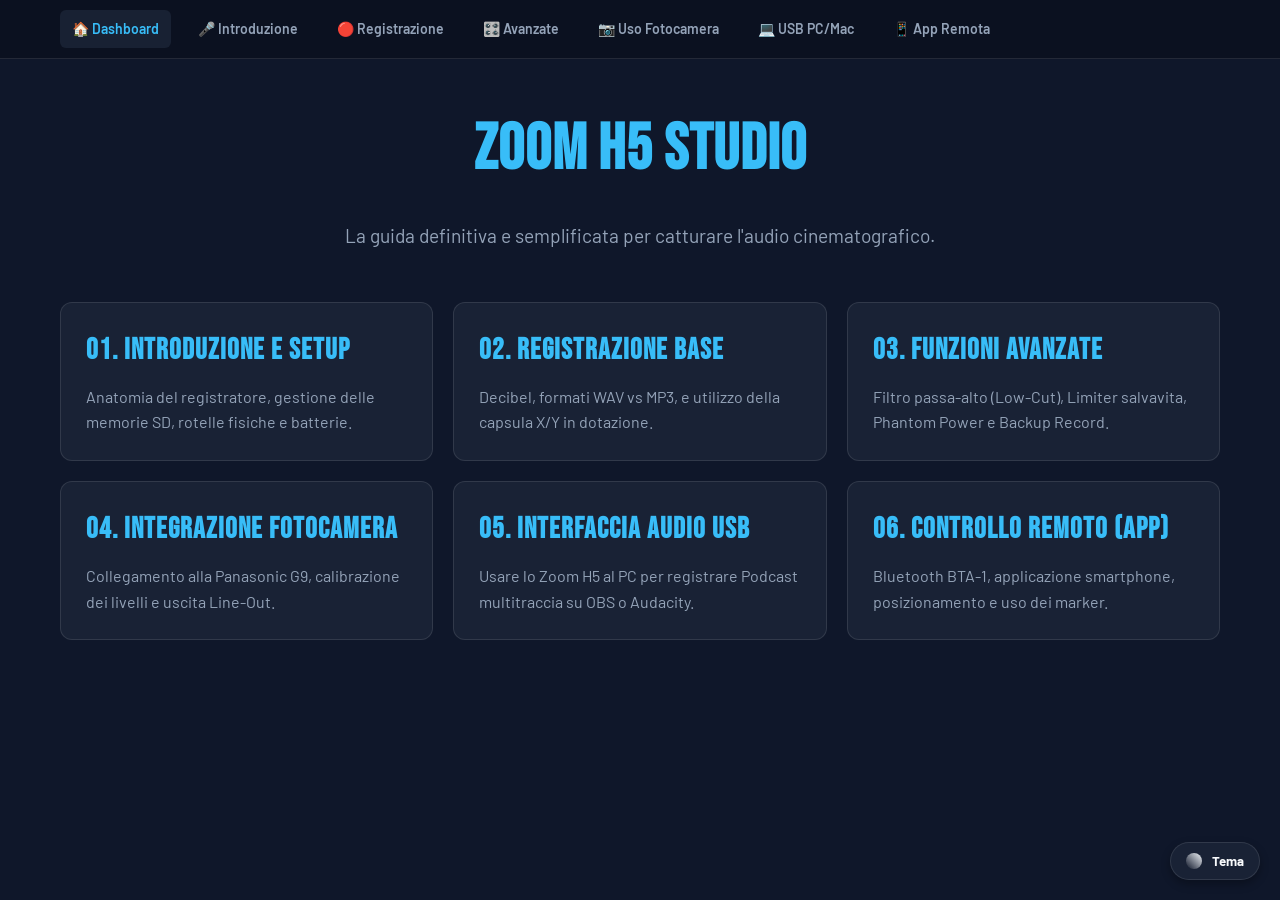
<file: index.html>
<!DOCTYPE html>
<html lang="it">
<head>
<meta charset="UTF-8">
<meta name="viewport" content="width=device-width, initial-scale=1.0">
<title>Zoom H5 - Ultimate Guide</title>
<link rel="preconnect" href="https://fonts.googleapis.com">
<link rel="preconnect" href="https://fonts.gstatic.com" crossorigin>
<link href="https://fonts.googleapis.com/css2?family=Bebas+Neue&family=Barlow:wght@300;400;500;600;700&family=IBM+Plex+Mono:wght@400;500;600&display=swap" rel="stylesheet">
<link rel="stylesheet" href="assets/style.css">
<script src="assets/script.js" defer></script>
</head>
<body>

<div class="global-nav">
  <div class="global-nav-inner">
    <a href="index.html" class="active">🏠 Dashboard</a>
    <a href="01-introduzione.html">🎤 Introduzione</a>
    <a href="02-registrazione.html">🔴 Registrazione</a>
    <a href="03-funzioni-avanzate.html">🎛️ Avanzate</a>
    <a href="04-fotocamera.html">📷 Uso Fotocamera</a>
    <a href="05-interfaccia-usb.html">💻 USB PC/Mac</a>
    <a href="06-remoto.html">📱 App Remota</a>
  </div>
</div>

<div class="wrap" style="max-width:1200px;">
  <div class="dash-head">
    <h1>Zoom H5 Studio</h1>
    <p>La guida definitiva e semplificata per catturare l'audio cinematografico.</p>
  </div>

  <div class="grid">
    <a href="01-introduzione.html" class="tile">
      <h3>01. Introduzione e Setup</h3>
      <p>Anatomia del registratore, gestione delle memorie SD, rotelle fisiche e batterie.</p>
    </a>
    <a href="02-registrazione.html" class="tile">
      <h3>02. Registrazione Base</h3>
      <p>Decibel, formati WAV vs MP3, e utilizzo della capsula X/Y in dotazione.</p>
    </a>
    <a href="03-funzioni-avanzate.html" class="tile">
      <h3>03. Funzioni Avanzate</h3>
      <p>Filtro passa-alto (Low-Cut), Limiter salvavita, Phantom Power e Backup Record.</p>
    </a>
    <a href="04-fotocamera.html" class="tile">
      <h3>04. Integrazione Fotocamera</h3>
      <p>Collegamento alla Panasonic G9, calibrazione dei livelli e uscita Line-Out.</p>
    </a>
    <a href="05-interfaccia-usb.html" class="tile">
      <h3>05. Interfaccia Audio USB</h3>
      <p>Usare lo Zoom H5 al PC per registrare Podcast multitraccia su OBS o Audacity.</p>
    </a>
    <a href="06-remoto.html" class="tile">
      <h3>06. Controllo Remoto (App)</h3>
      <p>Bluetooth BTA-1, applicazione smartphone, posizionamento e uso dei marker.</p>
    </a>
  </div>
</div>

<button id="themeBtn" aria-label="Cambia tema">
  <div class="swatch"></div>
  <span>Tema</span>
</button>

</body>
</html>
</file>
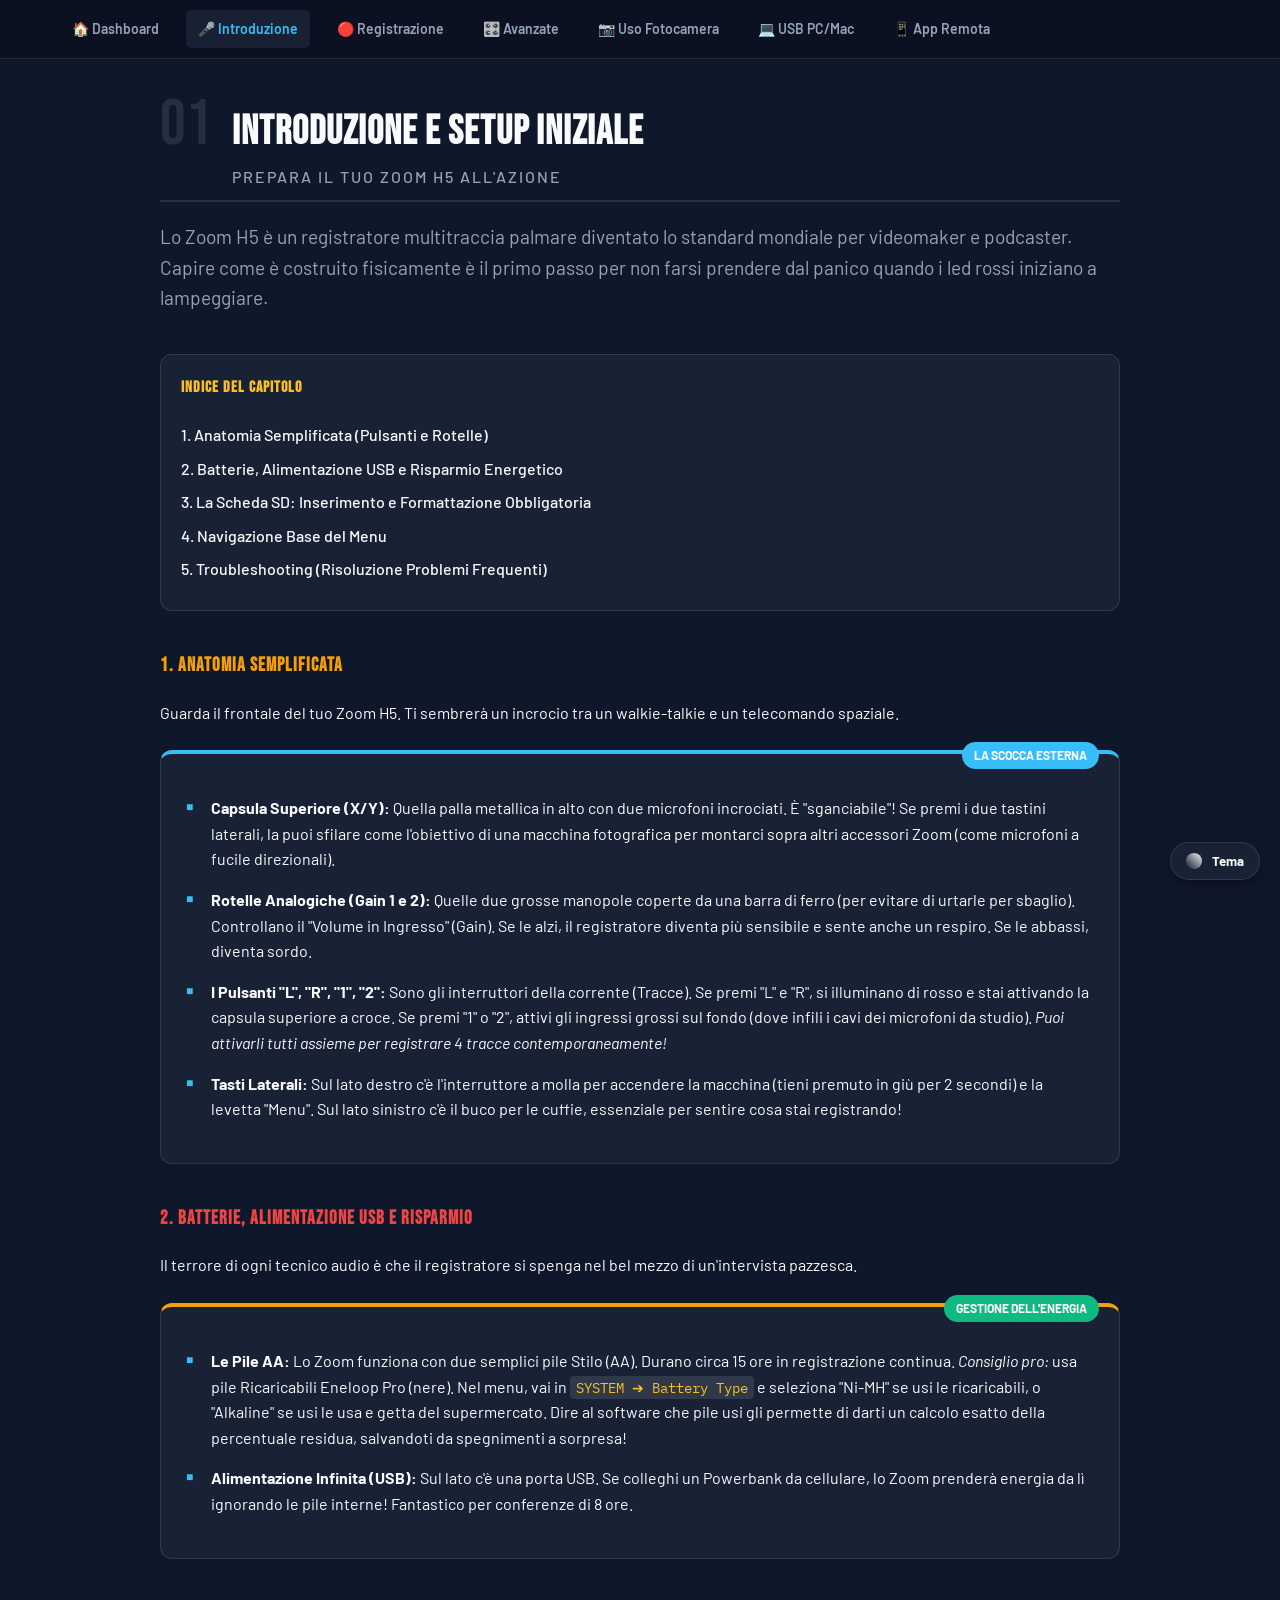
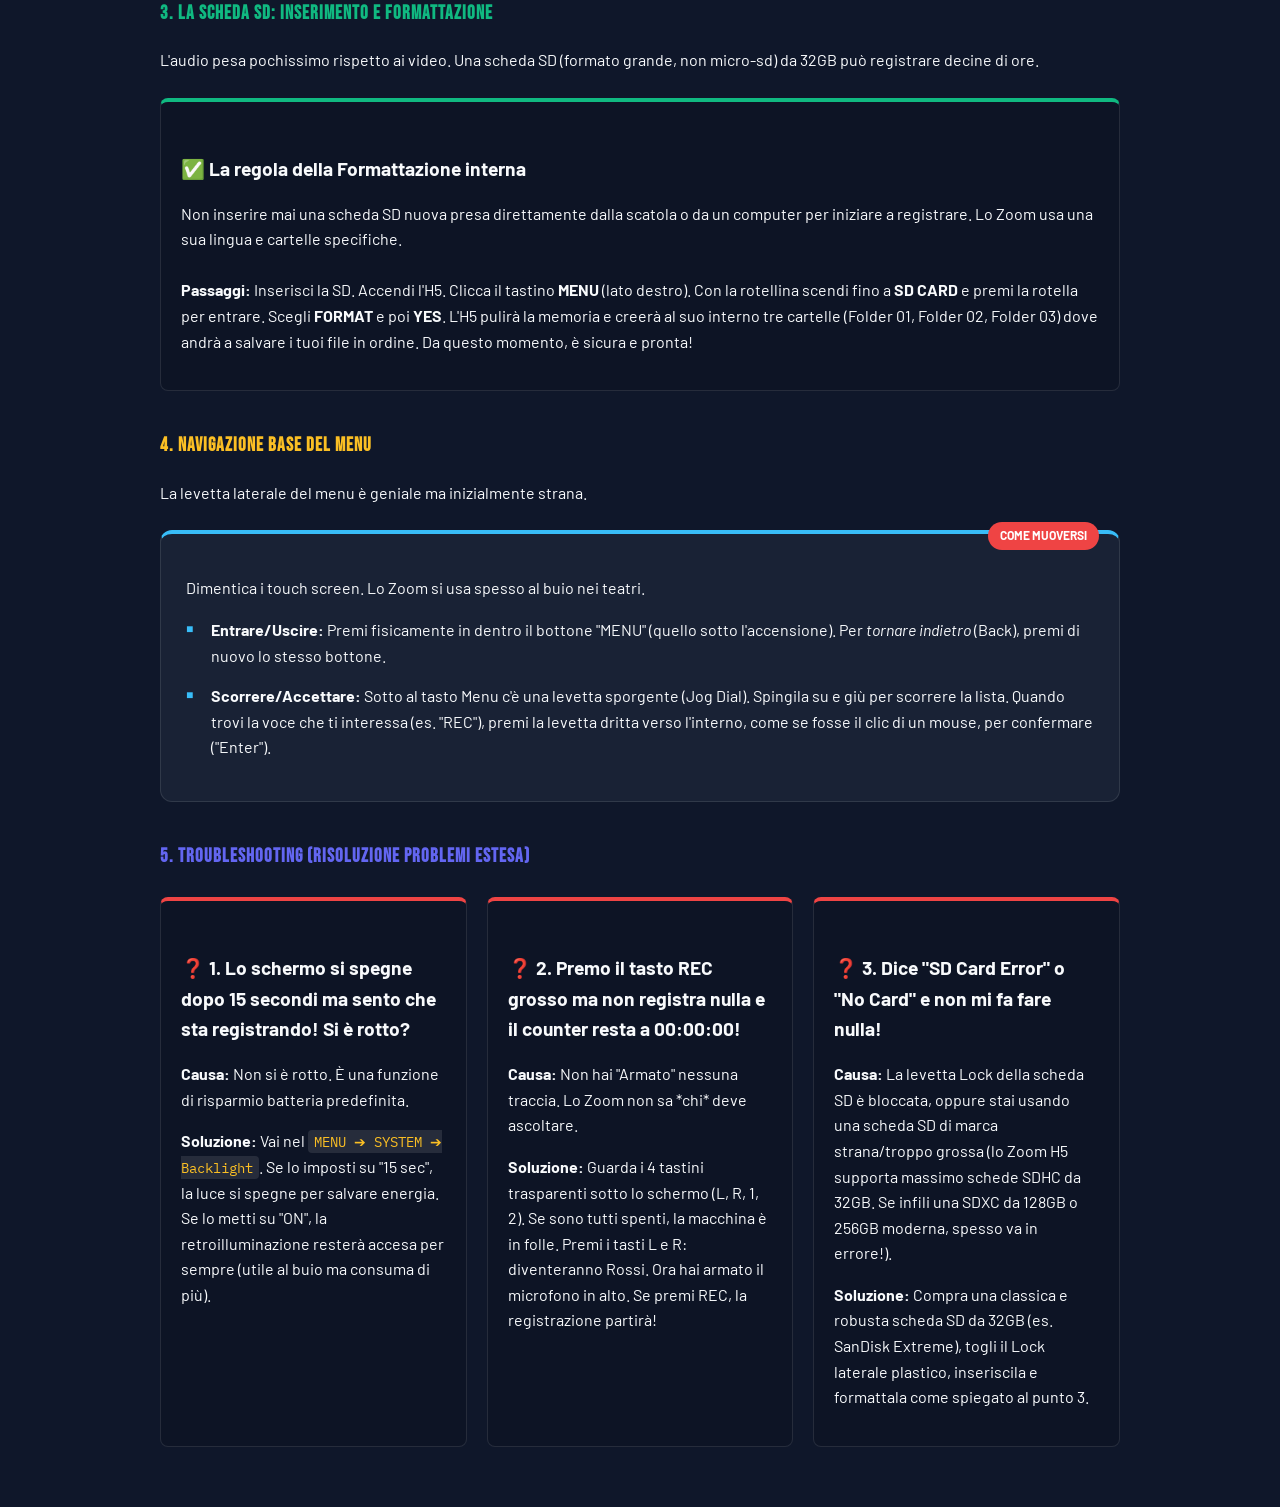
<file: 01-introduzione.html>
<!DOCTYPE html>
<html lang="it">
<head>
<meta charset="UTF-8">
<meta name="viewport" content="width=device-width, initial-scale=1.0">
<title>Introduzione - Zoom H5</title>
<link rel="preconnect" href="https://fonts.googleapis.com">
<link rel="preconnect" href="https://fonts.gstatic.com" crossorigin>
<link href="https://fonts.googleapis.com/css2?family=Bebas+Neue&family=Barlow:wght@300;400;500;600;700&family=IBM+Plex+Mono:wght@400;500;600&display=swap" rel="stylesheet">
<link rel="stylesheet" href="assets/style.css">
<script src="assets/script.js" defer></script>
<style>
  .toc { background: var(--bg-card); padding: 20px; border-radius: 12px; margin-bottom: 30px; border: 1px solid var(--border); }
  .toc h4 { margin-top: 0; color: var(--gold); }
  .toc ul { list-style: none; padding-left: 0; margin-bottom: 0; }
  .toc li { margin-bottom: 8px; }
  .toc a { color: var(--text); text-decoration: none; font-weight: 500; }
  .toc a:hover { color: var(--teal); }
</style>
</head>
<body>

<div class="global-nav">
  <div class="global-nav-inner">
    <a href="index.html">🏠 Dashboard</a>
    <a href="01-introduzione.html" class="active">🎤 Introduzione</a>
    <a href="02-registrazione.html">🔴 Registrazione</a>
    <a href="03-funzioni-avanzate.html">🎛️ Avanzate</a>
    <a href="04-fotocamera.html">📷 Uso Fotocamera</a>
    <a href="05-interfaccia-usb.html">💻 USB PC/Mac</a>
    <a href="06-remoto.html">📱 App Remota</a>
  </div>
</div>

<div class="wrap">
  <section id="intro" class="page-section">
    <div class="sec-head"><span class="sec-num">01</span>
      <div><h2>Introduzione e Setup Iniziale</h2><span class="sub">Prepara il tuo Zoom H5 all'azione</span></div>
    </div>

    <p class="lead">Lo Zoom H5 è un registratore multitraccia palmare diventato lo standard mondiale per videomaker e podcaster. Capire come è costruito fisicamente è il primo passo per non farsi prendere dal panico quando i led rossi iniziano a lampeggiare.</p>

    <div class="toc">
      <h4>Indice del Capitolo</h4>
      <ul>
        <li><a href="#anatomia">1. Anatomia Semplificata (Pulsanti e Rotelle)</a></li>
        <li><a href="#alimentazione">2. Batterie, Alimentazione USB e Risparmio Energetico</a></li>
        <li><a href="#sd">3. La Scheda SD: Inserimento e Formattazione Obbligatoria</a></li>
        <li><a href="#menu">4. Navigazione Base del Menu</a></li>
        <li><a href="#troubleshooting">5. Troubleshooting (Risoluzione Problemi Frequenti)</a></li>
      </ul>
    </div>

    <h3 id="anatomia" style="margin-top:40px; color:var(--amber);">1. Anatomia Semplificata</h3>
    <p>Guarda il frontale del tuo Zoom H5. Ti sembrerà un incrocio tra un walkie-talkie e un telecomando spaziale.</p>
    
    <div class="card neo">
      <span class="badge neo">La scocca esterna</span>
      <ul class="dots">
        <li><strong>Capsula Superiore (X/Y):</strong> Quella palla metallica in alto con due microfoni incrociati. È "sganciabile"! Se premi i due tastini laterali, la puoi sfilare come l'obiettivo di una macchina fotografica per montarci sopra altri accessori Zoom (come microfoni a fucile direzionali).</li>
        <li><strong>Rotelle Analogiche (Gain 1 e 2):</strong> Quelle due grosse manopole coperte da una barra di ferro (per evitare di urtarle per sbaglio). Controllano il "Volume in Ingresso" (Gain). Se le alzi, il registratore diventa più sensibile e sente anche un respiro. Se le abbassi, diventa sordo.</li>
        <li><strong>I Pulsanti "L", "R", "1", "2":</strong> Sono gli interruttori della corrente (Tracce). Se premi "L" e "R", si illuminano di rosso e stai attivando la capsula superiore a croce. Se premi "1" o "2", attivi gli ingressi grossi sul fondo (dove infili i cavi dei microfoni da studio). <em>Puoi attivarli tutti assieme per registrare 4 tracce contemporaneamente!</em></li>
        <li><strong>Tasti Laterali:</strong> Sul lato destro c'è l'interruttore a molla per accendere la macchina (tieni premuto in giù per 2 secondi) e la levetta "Menu". Sul lato sinistro c'è il buco per le cuffie, essenziale per sentire cosa stai registrando!</li>
      </ul>
    </div>

    <h3 id="alimentazione" style="margin-top:40px; color:var(--crimson);">2. Batterie, Alimentazione USB e Risparmio</h3>
    <p>Il terrore di ogni tecnico audio è che il registratore si spenga nel bel mezzo di un'intervista pazzesca.</p>
    
    <div class="card amber">
      <span class="badge inter">Gestione dell'energia</span>
      <ul class="dots">
        <li><strong>Le Pile AA:</strong> Lo Zoom funziona con due semplici pile Stilo (AA). Durano circa 15 ore in registrazione continua. <em>Consiglio pro:</em> usa pile Ricaricabili Eneloop Pro (nere). Nel menu, vai in <span class="km">SYSTEM ➔ Battery Type</span> e seleziona "Ni-MH" se usi le ricaricabili, o "Alkaline" se usi le usa e getta del supermercato. Dire al software che pile usi gli permette di darti un calcolo esatto della percentuale residua, salvandoti da spegnimenti a sorpresa!</li>
        <li><strong>Alimentazione Infinita (USB):</strong> Sul lato c'è una porta USB. Se colleghi un Powerbank da cellulare, lo Zoom prenderà energia da lì ignorando le pile interne! Fantastico per conferenze di 8 ore.</li>
      </ul>
    </div>

    <h3 id="sd" style="margin-top:40px; color:var(--teal);">3. La Scheda SD: Inserimento e Formattazione</h3>
    <p>L'audio pesa pochissimo rispetto ai video. Una scheda SD (formato grande, non micro-sd) da 32GB può registrare decine di ore.</p>
    
    <div class="dd">
      <div class="col do">
        <h5>✅ La regola della Formattazione interna</h5>
        <p>Non inserire mai una scheda SD nuova presa direttamente dalla scatola o da un computer per iniziare a registrare. Lo Zoom usa una sua lingua e cartelle specifiche.
        <br><br><strong>Passaggi:</strong> Inserisci la SD. Accendi l'H5. Clicca il tastino <strong>MENU</strong> (lato destro). Con la rotellina scendi fino a <strong>SD CARD</strong> e premi la rotella per entrare. Scegli <strong>FORMAT</strong> e poi <strong>YES</strong>. L'H5 pulirà la memoria e creerà al suo interno tre cartelle (Folder 01, Folder 02, Folder 03) dove andrà a salvare i tuoi file in ordine. Da questo momento, è sicura e pronta!</p>
      </div>
    </div>

    <h3 id="menu" style="margin-top:40px; color:var(--gold);">4. Navigazione Base del Menu</h3>
    <p>La levetta laterale del menu è geniale ma inizialmente strana.</p>

    <div class="card neo">
      <span class="badge all">Come muoversi</span>
      <p class="desc">Dimentica i touch screen. Lo Zoom si usa spesso al buio nei teatri.</p>
      <ul class="dots">
        <li><strong>Entrare/Uscire:</strong> Premi fisicamente in dentro il bottone "MENU" (quello sotto l'accensione). Per <em>tornare indietro</em> (Back), premi di nuovo lo stesso bottone.</li>
        <li><strong>Scorrere/Accettare:</strong> Sotto al tasto Menu c'è una levetta sporgente (Jog Dial). Spingila su e giù per scorrere la lista. Quando trovi la voce che ti interessa (es. "REC"), premi la levetta dritta verso l'interno, come se fosse il clic di un mouse, per confermare ("Enter").</li>
      </ul>
    </div>

    <h3 id="troubleshooting" style="margin-top:40px; color:var(--ink);">5. Troubleshooting (Risoluzione Problemi Estesa)</h3>
    <div class="dd">
      <div class="col dont">
        <h5>❓ 1. Lo schermo si spegne dopo 15 secondi ma sento che sta registrando! Si è rotto?</h5>
        <p><strong>Causa:</strong> Non si è rotto. È una funzione di risparmio batteria predefinita.</p>
        <p><strong>Soluzione:</strong> Vai nel <span class="km">MENU ➔ SYSTEM ➔ Backlight</span>. Se lo imposti su "15 sec", la luce si spegne per salvare energia. Se lo metti su "ON", la retroilluminazione resterà accesa per sempre (utile al buio ma consuma di più).</p>
      </div>
      <div class="col dont">
        <h5>❓ 2. Premo il tasto REC grosso ma non registra nulla e il counter resta a 00:00:00!</h5>
        <p><strong>Causa:</strong> Non hai "Armato" nessuna traccia. Lo Zoom non sa *chi* deve ascoltare.</p>
        <p><strong>Soluzione:</strong> Guarda i 4 tastini trasparenti sotto lo schermo (L, R, 1, 2). Se sono tutti spenti, la macchina è in folle. Premi i tasti L e R: diventeranno Rossi. Ora hai armato il microfono in alto. Se premi REC, la registrazione partirà!</p>
      </div>
      <div class="col dont">
        <h5>❓ 3. Dice "SD Card Error" o "No Card" e non mi fa fare nulla!</h5>
        <p><strong>Causa:</strong> La levetta Lock della scheda SD è bloccata, oppure stai usando una scheda SD di marca strana/troppo grossa (lo Zoom H5 supporta massimo schede SDHC da 32GB. Se infili una SDXC da 128GB o 256GB moderna, spesso va in errore!).</p>
        <p><strong>Soluzione:</strong> Compra una classica e robusta scheda SD da 32GB (es. SanDisk Extreme), togli il Lock laterale plastico, inseriscila e formattala come spiegato al punto 3.</p>
      </div>
    </div>

  </section>
</div>

<button id="themeBtn" aria-label="Cambia tema">
  <div class="swatch"></div>
  <span class="lbl-name">Tema</span>
</button>

</body>
</html>
</file>
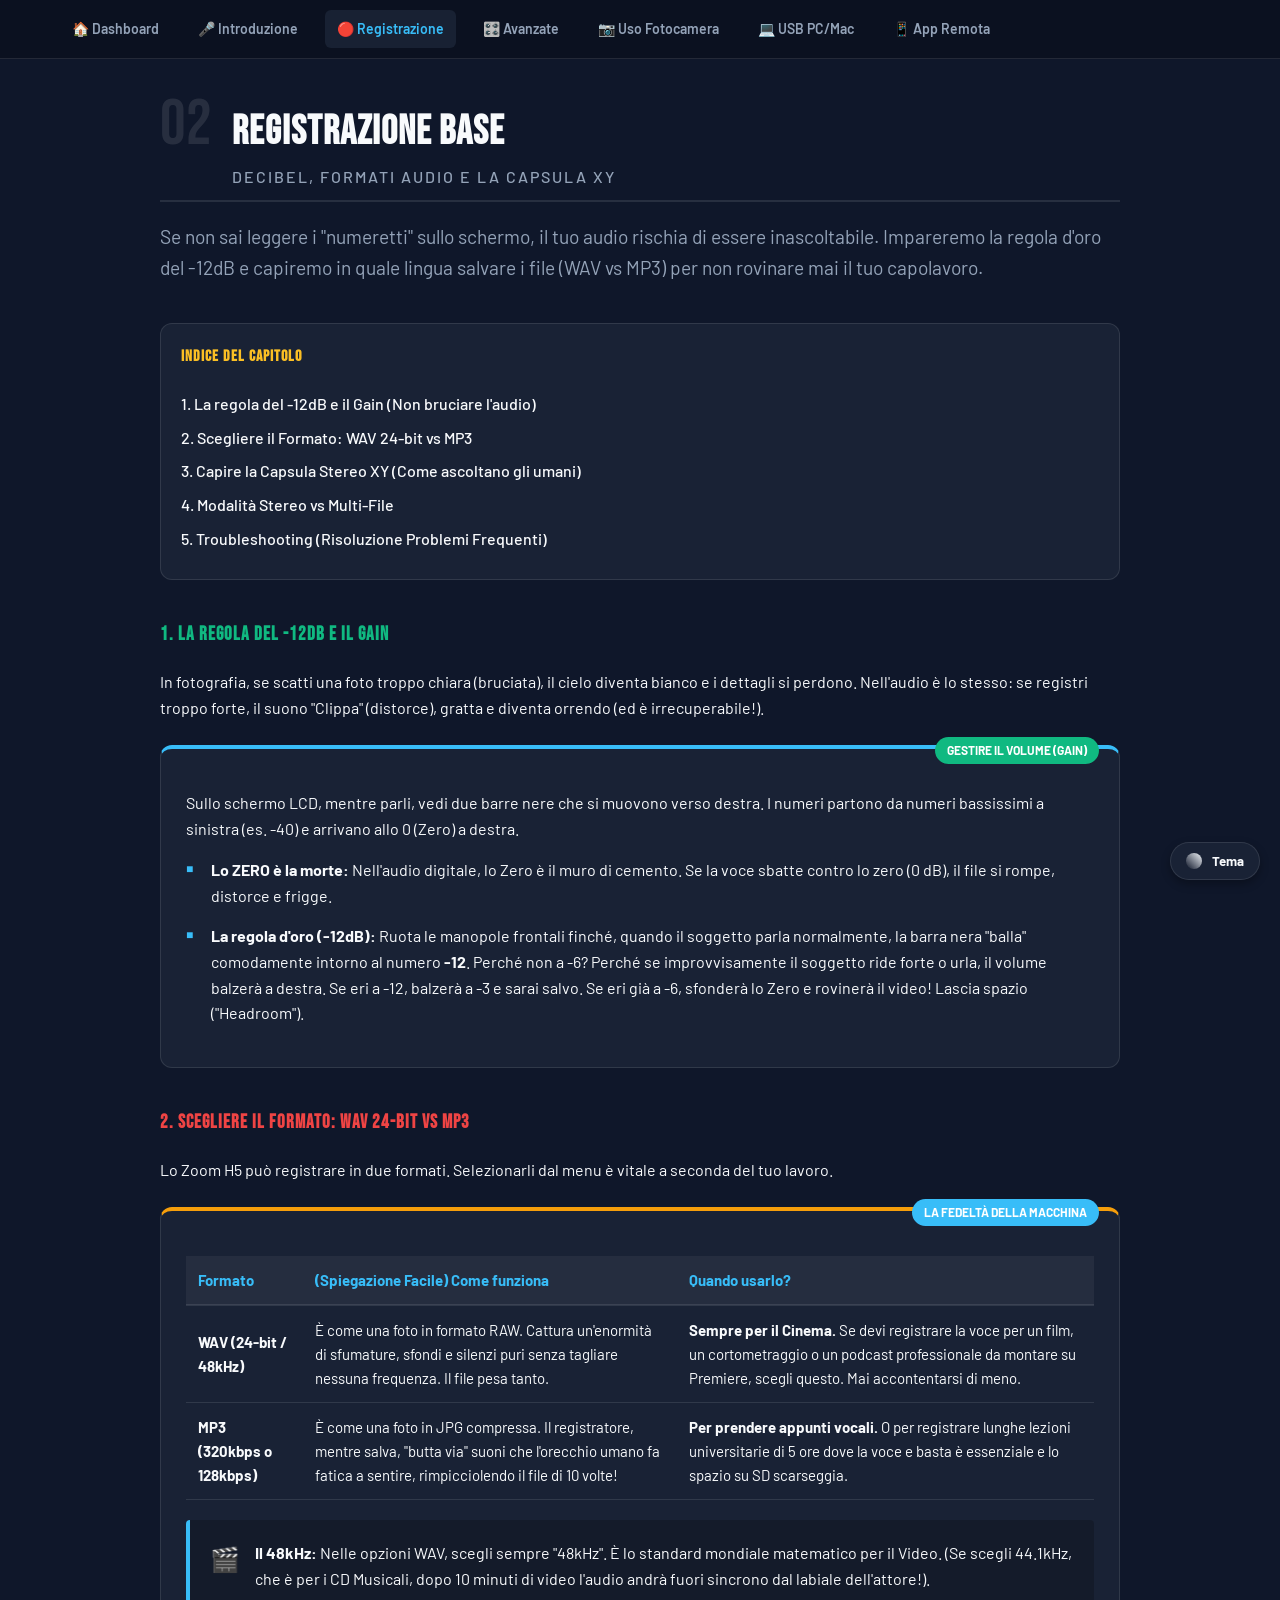
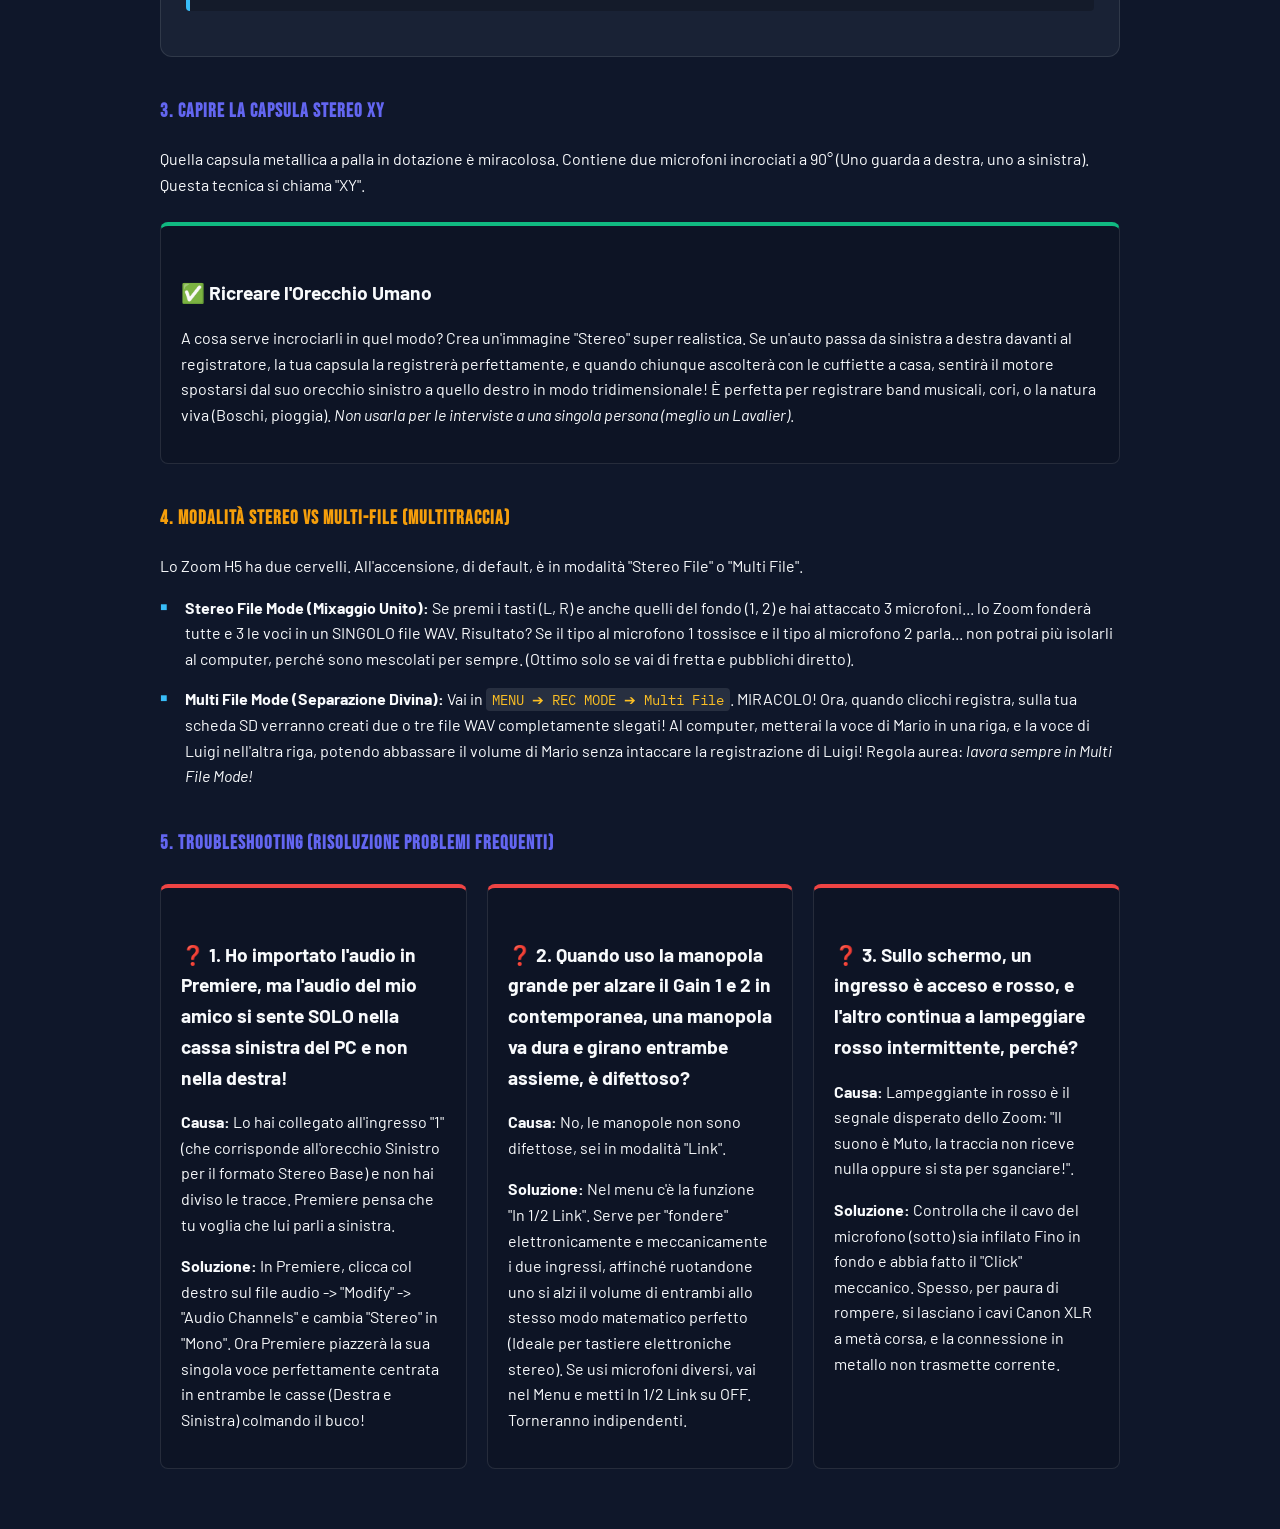
<file: 02-registrazione.html>
<!DOCTYPE html>
<html lang="it">
<head>
<meta charset="UTF-8">
<meta name="viewport" content="width=device-width, initial-scale=1.0">
<title>Registrazione Base - Zoom H5</title>
<link rel="preconnect" href="https://fonts.googleapis.com">
<link rel="preconnect" href="https://fonts.gstatic.com" crossorigin>
<link href="https://fonts.googleapis.com/css2?family=Bebas+Neue&family=Barlow:wght@300;400;500;600;700&family=IBM+Plex+Mono:wght@400;500;600&display=swap" rel="stylesheet">
<link rel="stylesheet" href="assets/style.css">
<script src="assets/script.js" defer></script>
<style>
  .toc { background: var(--bg-card); padding: 20px; border-radius: 12px; margin-bottom: 30px; border: 1px solid var(--border); }
  .toc h4 { margin-top: 0; color: var(--gold); }
  .toc ul { list-style: none; padding-left: 0; margin-bottom: 0; }
  .toc li { margin-bottom: 8px; }
  .toc a { color: var(--text); text-decoration: none; font-weight: 500; }
  .toc a:hover { color: var(--teal); }
</style>
</head>
<body>

<div class="global-nav">
  <div class="global-nav-inner">
    <a href="index.html">🏠 Dashboard</a>
    <a href="01-introduzione.html">🎤 Introduzione</a>
    <a href="02-registrazione.html" class="active">🔴 Registrazione</a>
    <a href="03-funzioni-avanzate.html">🎛️ Avanzate</a>
    <a href="04-fotocamera.html">📷 Uso Fotocamera</a>
    <a href="05-interfaccia-usb.html">💻 USB PC/Mac</a>
    <a href="06-remoto.html">📱 App Remota</a>
  </div>
</div>

<div class="wrap">
  <section id="registrazione" class="page-section">
    <div class="sec-head"><span class="sec-num">02</span>
      <div><h2>Registrazione Base</h2><span class="sub">Decibel, Formati Audio e la Capsula XY</span></div>
    </div>

    <p class="lead">Se non sai leggere i "numeretti" sullo schermo, il tuo audio rischia di essere inascoltabile. Impareremo la regola d'oro del -12dB e capiremo in quale lingua salvare i file (WAV vs MP3) per non rovinare mai il tuo capolavoro.</p>

    <div class="toc">
      <h4>Indice del Capitolo</h4>
      <ul>
        <li><a href="#decibel">1. La regola del -12dB e il Gain (Non bruciare l'audio)</a></li>
        <li><a href="#formati">2. Scegliere il Formato: WAV 24-bit vs MP3</a></li>
        <li><a href="#xy">3. Capire la Capsula Stereo XY (Come ascoltano gli umani)</a></li>
        <li><a href="#multi">4. Modalità Stereo vs Multi-File</a></li>
        <li><a href="#troubleshooting">5. Troubleshooting (Risoluzione Problemi Frequenti)</a></li>
      </ul>
    </div>

    <h3 id="decibel" style="margin-top:40px; color:var(--teal);">1. La regola del -12dB e il Gain</h3>
    <p>In fotografia, se scatti una foto troppo chiara (bruciata), il cielo diventa bianco e i dettagli si perdono. Nell'audio è lo stesso: se registri troppo forte, il suono "Clippa" (distorce), gratta e diventa orrendo (ed è irrecuperabile!).</p>

    <div class="card neo">
      <span class="badge inter">Gestire il Volume (Gain)</span>
      <p class="desc">Sullo schermo LCD, mentre parli, vedi due barre nere che si muovono verso destra. I numeri partono da numeri bassissimi a sinistra (es. -40) e arrivano allo 0 (Zero) a destra.</p>
      <ul class="dots">
        <li><strong>Lo ZERO è la morte:</strong> Nell'audio digitale, lo Zero è il muro di cemento. Se la voce sbatte contro lo zero (0 dB), il file si rompe, distorce e frigge.</li>
        <li><strong>La regola d'oro (-12dB):</strong> Ruota le manopole frontali finché, quando il soggetto parla normalmente, la barra nera "balla" comodamente intorno al numero <strong>-12</strong>. Perché non a -6? Perché se improvvisamente il soggetto ride forte o urla, il volume balzerà a destra. Se eri a -12, balzerà a -3 e sarai salvo. Se eri già a -6, sfonderà lo Zero e rovinerà il video! Lascia spazio ("Headroom").</li>
      </ul>
    </div>

    <h3 id="formati" style="margin-top:40px; color:var(--crimson);">2. Scegliere il Formato: WAV 24-bit vs MP3</h3>
    <p>Lo Zoom H5 può registrare in due formati. Selezionarli dal menu è vitale a seconda del tuo lavoro.</p>

    <div class="card amber">
      <span class="badge neo">La fedeltà della macchina</span>
      <table class="tbl">
        <thead><tr><th>Formato</th><th>(Spiegazione Facile) Come funziona</th><th>Quando usarlo?</th></tr></thead>
        <tbody>
          <tr><td><strong>WAV (24-bit / 48kHz)</strong></td><td>È come una foto in formato RAW. Cattura un'enormità di sfumature, sfondi e silenzi puri senza tagliare nessuna frequenza. Il file pesa tanto.</td><td><strong>Sempre per il Cinema.</strong> Se devi registrare la voce per un film, un cortometraggio o un podcast professionale da montare su Premiere, scegli questo. Mai accontentarsi di meno.</td></tr>
          <tr><td><strong>MP3 (320kbps o 128kbps)</strong></td><td>È come una foto in JPG compressa. Il registratore, mentre salva, "butta via" suoni che l'orecchio umano fa fatica a sentire, rimpicciolendo il file di 10 volte!</td><td><strong>Per prendere appunti vocali.</strong> O per registrare lunghe lezioni universitarie di 5 ore dove la voce e basta è essenziale e lo spazio su SD scarseggia.</td></tr>
        </tbody>
      </table>
      <div class="callout info"><span class="ic">🎬</span><div><b>Il 48kHz:</b> Nelle opzioni WAV, scegli sempre "48kHz". È lo standard mondiale matematico per il Video. (Se scegli 44.1kHz, che è per i CD Musicali, dopo 10 minuti di video l'audio andrà fuori sincrono dal labiale dell'attore!).</div></div>
    </div>

    <h3 id="xy" style="margin-top:40px; color:var(--ink);">3. Capire la Capsula Stereo XY</h3>
    <p>Quella capsula metallica a palla in dotazione è miracolosa. Contiene due microfoni incrociati a 90° (Uno guarda a destra, uno a sinistra). Questa tecnica si chiama "XY".</p>

    <div class="dd">
      <div class="col do">
        <h5>✅ Ricreare l'Orecchio Umano</h5>
        <p>A cosa serve incrociarli in quel modo? Crea un'immagine "Stereo" super realistica. Se un'auto passa da sinistra a destra davanti al registratore, la tua capsula la registrerà perfettamente, e quando chiunque ascolterà con le cuffiette a casa, sentirà il motore spostarsi dal suo orecchio sinistro a quello destro in modo tridimensionale! È perfetta per registrare band musicali, cori, o la natura viva (Boschi, pioggia). <em>Non usarla per le interviste a una singola persona (meglio un Lavalier)</em>.</p>
      </div>
    </div>

    <h3 id="multi" style="margin-top:40px; color:var(--amber);">4. Modalità Stereo vs Multi-File (Multitraccia)</h3>
    <p>Lo Zoom H5 ha due cervelli. All'accensione, di default, è in modalità "Stereo File" o "Multi File".</p>

    <ul class="dots">
      <li><strong>Stereo File Mode (Mixaggio Unito):</strong> Se premi i tasti (L, R) e anche quelli del fondo (1, 2) e hai attaccato 3 microfoni... lo Zoom fonderà tutte e 3 le voci in un SINGOLO file WAV. Risultato? Se il tipo al microfono 1 tossisce e il tipo al microfono 2 parla... non potrai più isolarli al computer, perché sono mescolati per sempre. (Ottimo solo se vai di fretta e pubblichi diretto).</li>
      <li><strong>Multi File Mode (Separazione Divina):</strong> Vai in <span class="km">MENU ➔ REC MODE ➔ Multi File</span>. MIRACOLO! Ora, quando clicchi registra, sulla tua scheda SD verranno creati due o tre file WAV completamente slegati! Al computer, metterai la voce di Mario in una riga, e la voce di Luigi nell'altra riga, potendo abbassare il volume di Mario senza intaccare la registrazione di Luigi! Regola aurea: <em>lavora sempre in Multi File Mode!</em></li>
    </ul>

    <h3 id="troubleshooting" style="margin-top:40px; color:var(--ink);">5. Troubleshooting (Risoluzione Problemi Frequenti)</h3>
    <div class="dd">
      <div class="col dont">
        <h5>❓ 1. Ho importato l'audio in Premiere, ma l'audio del mio amico si sente SOLO nella cassa sinistra del PC e non nella destra!</h5>
        <p><strong>Causa:</strong> Lo hai collegato all'ingresso "1" (che corrisponde all'orecchio Sinistro per il formato Stereo Base) e non hai diviso le tracce. Premiere pensa che tu voglia che lui parli a sinistra.</p>
        <p><strong>Soluzione:</strong> In Premiere, clicca col destro sul file audio -> "Modify" -> "Audio Channels" e cambia "Stereo" in "Mono". Ora Premiere piazzerà la sua singola voce perfettamente centrata in entrambe le casse (Destra e Sinistra) colmando il buco!</p>
      </div>
      <div class="col dont">
        <h5>❓ 2. Quando uso la manopola grande per alzare il Gain 1 e 2 in contemporanea, una manopola va dura e girano entrambe assieme, è difettoso?</h5>
        <p><strong>Causa:</strong> No, le manopole non sono difettose, sei in modalità "Link".</p>
        <p><strong>Soluzione:</strong> Nel menu c'è la funzione "In 1/2 Link". Serve per "fondere" elettronicamente e meccanicamente i due ingressi, affinché ruotandone uno si alzi il volume di entrambi allo stesso modo matematico perfetto (Ideale per tastiere elettroniche stereo). Se usi microfoni diversi, vai nel Menu e metti In 1/2 Link su OFF. Torneranno indipendenti.</p>
      </div>
      <div class="col dont">
        <h5>❓ 3. Sullo schermo, un ingresso è acceso e rosso, e l'altro continua a lampeggiare rosso intermittente, perché?</h5>
        <p><strong>Causa:</strong> Lampeggiante in rosso è il segnale disperato dello Zoom: "Il suono è Muto, la traccia non riceve nulla oppure si sta per sganciare!".</p>
        <p><strong>Soluzione:</strong> Controlla che il cavo del microfono (sotto) sia infilato Fino in fondo e abbia fatto il "Click" meccanico. Spesso, per paura di rompere, si lasciano i cavi Canon XLR a metà corsa, e la connessione in metallo non trasmette corrente.</p>
      </div>
    </div>

  </section>
</div>

<button id="themeBtn" aria-label="Cambia tema">
  <div class="swatch"></div>
  <span class="lbl-name">Tema</span>
</button>

</body>
</html>
</file>
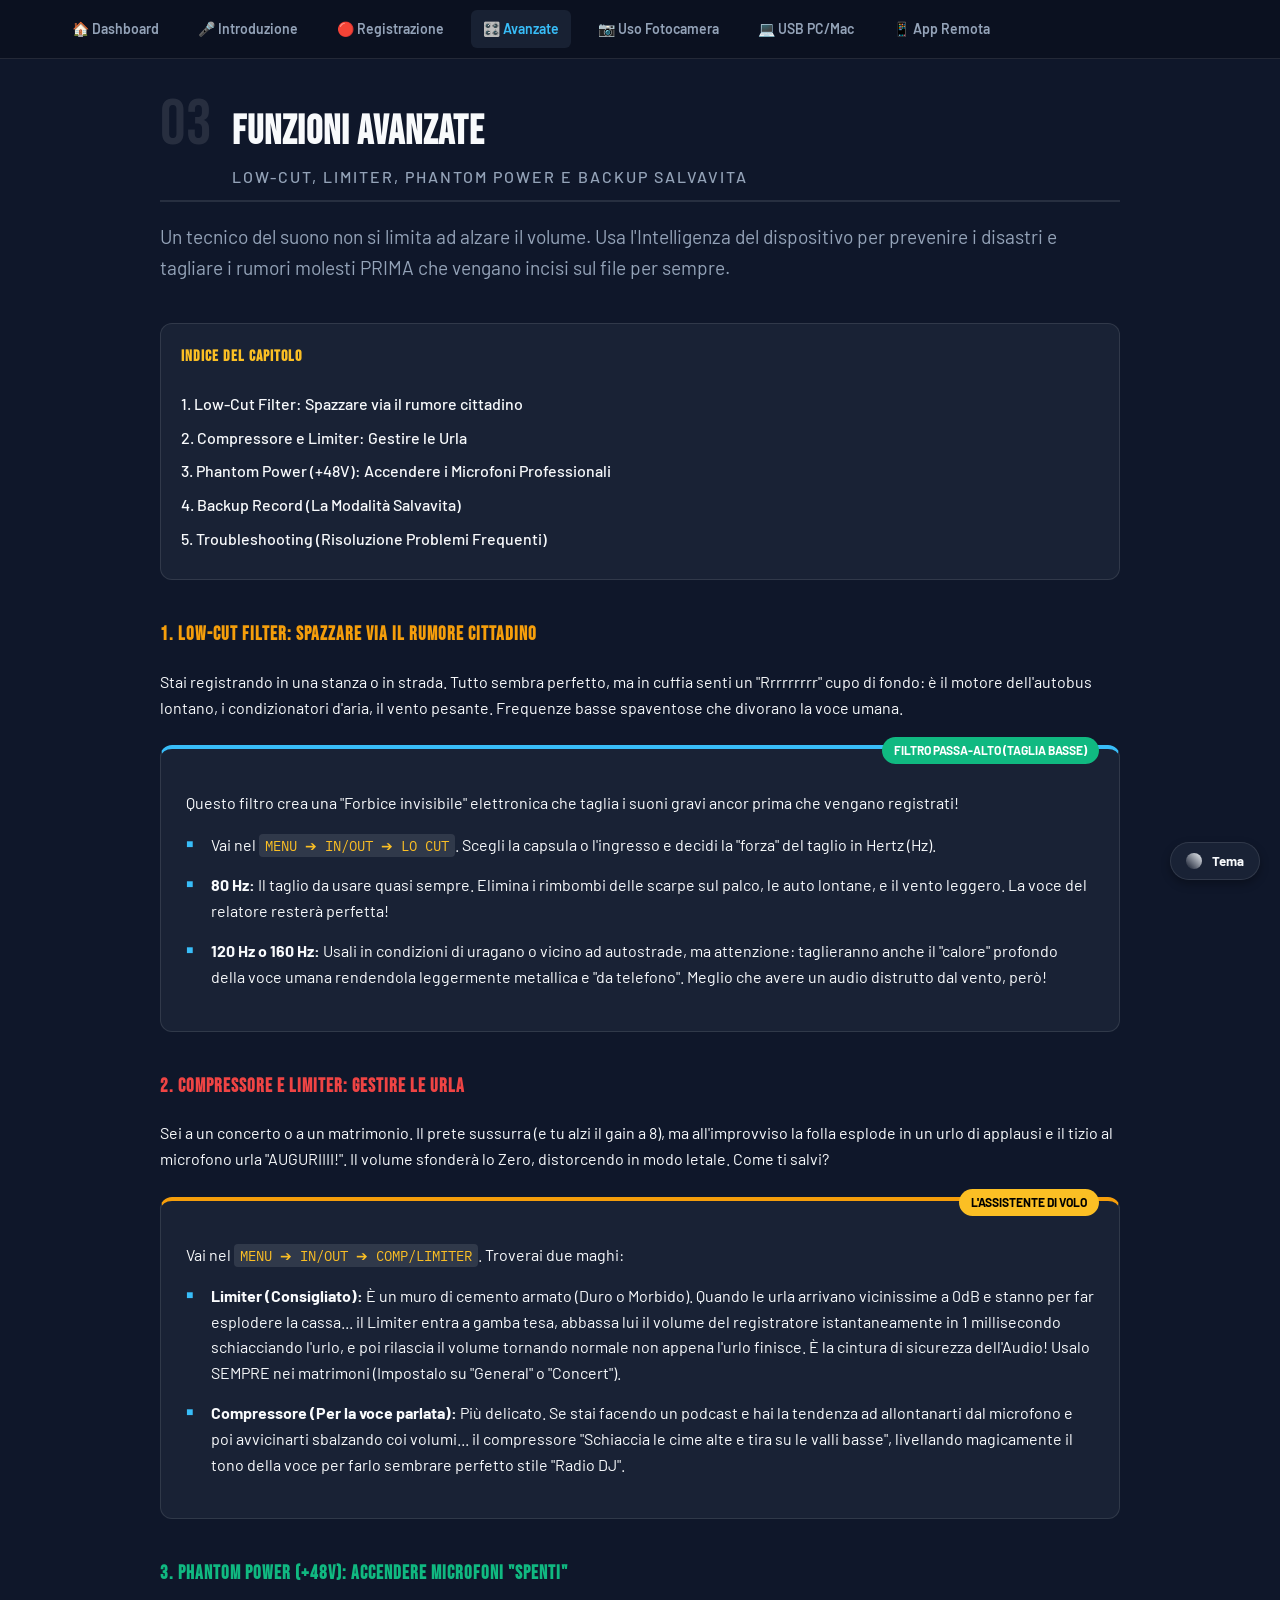
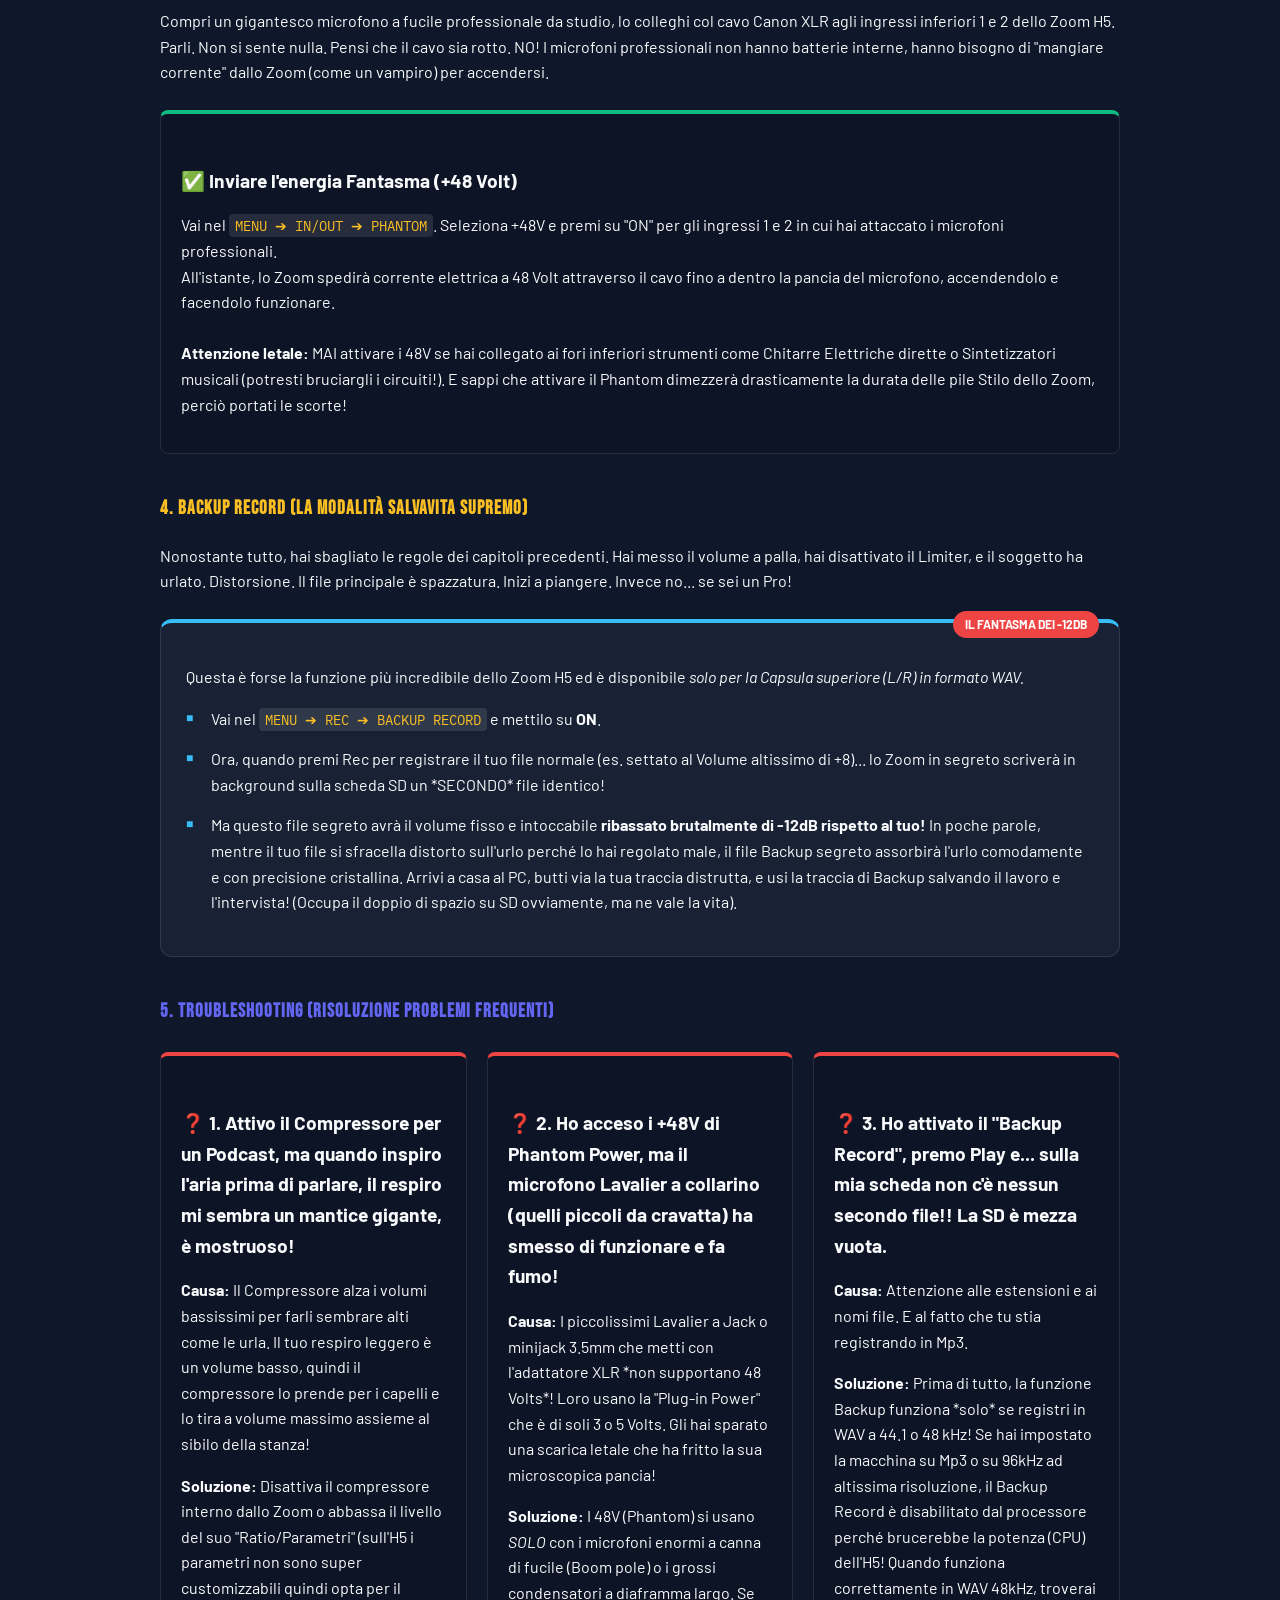
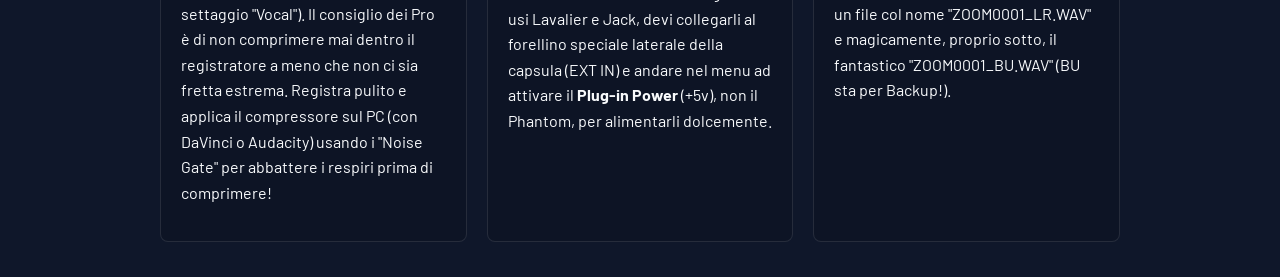
<file: 03-funzioni-avanzate.html>
<!DOCTYPE html>
<html lang="it">
<head>
<meta charset="UTF-8">
<meta name="viewport" content="width=device-width, initial-scale=1.0">
<title>Funzioni Avanzate - Zoom H5</title>
<link rel="preconnect" href="https://fonts.googleapis.com">
<link rel="preconnect" href="https://fonts.gstatic.com" crossorigin>
<link href="https://fonts.googleapis.com/css2?family=Bebas+Neue&family=Barlow:wght@300;400;500;600;700&family=IBM+Plex+Mono:wght@400;500;600&display=swap" rel="stylesheet">
<link rel="stylesheet" href="assets/style.css">
<script src="assets/script.js" defer></script>
<style>
  .toc { background: var(--bg-card); padding: 20px; border-radius: 12px; margin-bottom: 30px; border: 1px solid var(--border); }
  .toc h4 { margin-top: 0; color: var(--gold); }
  .toc ul { list-style: none; padding-left: 0; margin-bottom: 0; }
  .toc li { margin-bottom: 8px; }
  .toc a { color: var(--text); text-decoration: none; font-weight: 500; }
  .toc a:hover { color: var(--teal); }
</style>
</head>
<body>

<div class="global-nav">
  <div class="global-nav-inner">
    <a href="index.html">🏠 Dashboard</a>
    <a href="01-introduzione.html">🎤 Introduzione</a>
    <a href="02-registrazione.html">🔴 Registrazione</a>
    <a href="03-funzioni-avanzate.html" class="active">🎛️ Avanzate</a>
    <a href="04-fotocamera.html">📷 Uso Fotocamera</a>
    <a href="05-interfaccia-usb.html">💻 USB PC/Mac</a>
    <a href="06-remoto.html">📱 App Remota</a>
  </div>
</div>

<div class="wrap">
  <section id="avanzate" class="page-section">
    <div class="sec-head"><span class="sec-num">03</span>
      <div><h2>Funzioni Avanzate</h2><span class="sub">Low-Cut, Limiter, Phantom Power e Backup Salvavita</span></div>
    </div>

    <p class="lead">Un tecnico del suono non si limita ad alzare il volume. Usa l'Intelligenza del dispositivo per prevenire i disastri e tagliare i rumori molesti PRIMA che vengano incisi sul file per sempre.</p>

    <div class="toc">
      <h4>Indice del Capitolo</h4>
      <ul>
        <li><a href="#lowcut">1. Low-Cut Filter: Spazzare via il rumore cittadino</a></li>
        <li><a href="#limiter">2. Compressore e Limiter: Gestire le Urla</a></li>
        <li><a href="#phantom">3. Phantom Power (+48V): Accendere i Microfoni Professionali</a></li>
        <li><a href="#backup">4. Backup Record (La Modalità Salvavita)</a></li>
        <li><a href="#troubleshooting">5. Troubleshooting (Risoluzione Problemi Frequenti)</a></li>
      </ul>
    </div>

    <h3 id="lowcut" style="margin-top:40px; color:var(--amber);">1. Low-Cut Filter: Spazzare via il rumore cittadino</h3>
    <p>Stai registrando in una stanza o in strada. Tutto sembra perfetto, ma in cuffia senti un "Rrrrrrrrr" cupo di fondo: è il motore dell'autobus lontano, i condizionatori d'aria, il vento pesante. Frequenze basse spaventose che divorano la voce umana.</p>

    <div class="card neo">
      <span class="badge inter">Filtro Passa-Alto (Taglia Basse)</span>
      <p class="desc">Questo filtro crea una "Forbice invisibile" elettronica che taglia i suoni gravi ancor prima che vengano registrati!</p>
      <ul class="dots">
        <li>Vai nel <span class="km">MENU ➔ IN/OUT ➔ LO CUT</span>. Scegli la capsula o l'ingresso e decidi la "forza" del taglio in Hertz (Hz).</li>
        <li><strong>80 Hz:</strong> Il taglio da usare quasi sempre. Elimina i rimbombi delle scarpe sul palco, le auto lontane, e il vento leggero. La voce del relatore resterà perfetta!</li>
        <li><strong>120 Hz o 160 Hz:</strong> Usali in condizioni di uragano o vicino ad autostrade, ma attenzione: taglieranno anche il "calore" profondo della voce umana rendendola leggermente metallica e "da telefono". Meglio che avere un audio distrutto dal vento, però!</li>
      </ul>
    </div>

    <h3 id="limiter" style="margin-top:40px; color:var(--crimson);">2. Compressore e Limiter: Gestire le Urla</h3>
    <p>Sei a un concerto o a un matrimonio. Il prete sussurra (e tu alzi il gain a 8), ma all'improvviso la folla esplode in un urlo di applausi e il tizio al microfono urla "AUGURIIII!". Il volume sfonderà lo Zero, distorcendo in modo letale. Come ti salvi?</p>

    <div class="card amber">
      <span class="badge pro">L'assistente di volo</span>
      <p>Vai nel <span class="km">MENU ➔ IN/OUT ➔ COMP/LIMITER</span>. Troverai due maghi:</p>
      <ul class="dots">
        <li><strong>Limiter (Consigliato):</strong> È un muro di cemento armato (Duro o Morbido). Quando le urla arrivano vicinissime a 0dB e stanno per far esplodere la cassa... il Limiter entra a gamba tesa, abbassa lui il volume del registratore istantaneamente in 1 millisecondo schiacciando l'urlo, e poi rilascia il volume tornando normale non appena l'urlo finisce. È la cintura di sicurezza dell'Audio! Usalo SEMPRE nei matrimoni (Impostalo su "General" o "Concert").</li>
        <li><strong>Compressore (Per la voce parlata):</strong> Più delicato. Se stai facendo un podcast e hai la tendenza ad allontanarti dal microfono e poi avvicinarti sbalzando coi volumi... il compressore "Schiaccia le cime alte e tira su le valli basse", livellando magicamente il tono della voce per farlo sembrare perfetto stile "Radio DJ".</li>
      </ul>
    </div>

    <h3 id="phantom" style="margin-top:40px; color:var(--teal);">3. Phantom Power (+48V): Accendere Microfoni "Spenti"</h3>
    <p>Compri un gigantesco microfono a fucile professionale da studio, lo colleghi col cavo Canon XLR agli ingressi inferiori 1 e 2 dello Zoom H5. Parli. Non si sente nulla. Pensi che il cavo sia rotto. NO! I microfoni professionali non hanno batterie interne, hanno bisogno di "mangiare corrente" dallo Zoom (come un vampiro) per accendersi.</p>

    <div class="dd">
      <div class="col do">
        <h5>✅ Inviare l'energia Fantasma (+48 Volt)</h5>
        <p>Vai nel <span class="km">MENU ➔ IN/OUT ➔ PHANTOM</span>. Seleziona +48V e premi su "ON" per gli ingressi 1 e 2 in cui hai attaccato i microfoni professionali.
        <br>All'istante, lo Zoom spedirà corrente elettrica a 48 Volt attraverso il cavo fino a dentro la pancia del microfono, accendendolo e facendolo funzionare. 
        <br><br><strong>Attenzione letale:</strong> MAI attivare i 48V se hai collegato ai fori inferiori strumenti come Chitarre Elettriche dirette o Sintetizzatori musicali (potresti bruciargli i circuiti!). E sappi che attivare il Phantom dimezzerà drasticamente la durata delle pile Stilo dello Zoom, perciò portati le scorte!</p>
      </div>
    </div>

    <h3 id="backup" style="margin-top:40px; color:var(--gold);">4. Backup Record (La Modalità Salvavita Supremo)</h3>
    <p>Nonostante tutto, hai sbagliato le regole dei capitoli precedenti. Hai messo il volume a palla, hai disattivato il Limiter, e il soggetto ha urlato. Distorsione. Il file principale è spazzatura. Inizi a piangere. Invece no... se sei un Pro!</p>

    <div class="card neo">
      <span class="badge all">Il fantasma dei -12dB</span>
      <p class="desc">Questa è forse la funzione più incredibile dello Zoom H5 ed è disponibile <em>solo per la Capsula superiore (L/R) in formato WAV.</em></p>
      <ul class="dots">
        <li>Vai nel <span class="km">MENU ➔ REC ➔ BACKUP RECORD</span> e mettilo su <strong>ON</strong>.</li>
        <li>Ora, quando premi Rec per registrare il tuo file normale (es. settato al Volume altissimo di +8)... lo Zoom in segreto scriverà in background sulla scheda SD un *SECONDO* file identico!</li>
        <li>Ma questo file segreto avrà il volume fisso e intoccabile <strong>ribassato brutalmente di -12dB rispetto al tuo!</strong> In poche parole, mentre il tuo file si sfracella distorto sull'urlo perché lo hai regolato male, il file Backup segreto assorbirà l'urlo comodamente e con precisione cristallina. Arrivi a casa al PC, butti via la tua traccia distrutta, e usi la traccia di Backup salvando il lavoro e l'intervista! (Occupa il doppio di spazio su SD ovviamente, ma ne vale la vita).</li>
      </ul>
    </div>

    <h3 id="troubleshooting" style="margin-top:40px; color:var(--ink);">5. Troubleshooting (Risoluzione Problemi Frequenti)</h3>
    <div class="dd">
      <div class="col dont">
        <h5>❓ 1. Attivo il Compressore per un Podcast, ma quando inspiro l'aria prima di parlare, il respiro mi sembra un mantice gigante, è mostruoso!</h5>
        <p><strong>Causa:</strong> Il Compressore alza i volumi bassissimi per farli sembrare alti come le urla. Il tuo respiro leggero è un volume basso, quindi il compressore lo prende per i capelli e lo tira a volume massimo assieme al sibilo della stanza!</p>
        <p><strong>Soluzione:</strong> Disattiva il compressore interno dallo Zoom o abbassa il livello del suo "Ratio/Parametri" (sull'H5 i parametri non sono super customizzabili quindi opta per il settaggio "Vocal"). Il consiglio dei Pro è di non comprimere mai dentro il registratore a meno che non ci sia fretta estrema. Registra pulito e applica il compressore sul PC (con DaVinci o Audacity) usando i "Noise Gate" per abbattere i respiri prima di comprimere!</p>
      </div>
      <div class="col dont">
        <h5>❓ 2. Ho acceso i +48V di Phantom Power, ma il microfono Lavalier a collarino (quelli piccoli da cravatta) ha smesso di funzionare e fa fumo!</h5>
        <p><strong>Causa:</strong> I piccolissimi Lavalier a Jack o minijack 3.5mm che metti con l'adattatore XLR *non supportano 48 Volts*! Loro usano la "Plug-in Power" che è di soli 3 o 5 Volts. Gli hai sparato una scarica letale che ha fritto la sua microscopica pancia!</p>
        <p><strong>Soluzione:</strong> I 48V (Phantom) si usano <em>SOLO</em> con i microfoni enormi a canna di fucile (Boom pole) o i grossi condensatori a diaframma largo. Se usi Lavalier e Jack, devi collegarli al forellino speciale laterale della capsula (EXT IN) e andare nel menu ad attivare il <strong>Plug-in Power</strong> (+5v), non il Phantom, per alimentarli dolcemente.</p>
      </div>
      <div class="col dont">
        <h5>❓ 3. Ho attivato il "Backup Record", premo Play e... sulla mia scheda non c'è nessun secondo file!! La SD è mezza vuota.</h5>
        <p><strong>Causa:</strong> Attenzione alle estensioni e ai nomi file. E al fatto che tu stia registrando in Mp3.</p>
        <p><strong>Soluzione:</strong> Prima di tutto, la funzione Backup funziona *solo* se registri in WAV a 44.1 o 48 kHz! Se hai impostato la macchina su Mp3 o su 96kHz ad altissima risoluzione, il Backup Record è disabilitato dal processore perché brucerebbe la potenza (CPU) dell'H5! Quando funziona correttamente in WAV 48kHz, troverai un file col nome "ZOOM0001_LR.WAV" e magicamente, proprio sotto, il fantastico "ZOOM0001_BU.WAV" (BU sta per Backup!).</p>
      </div>
    </div>

  </section>
</div>

<button id="themeBtn" aria-label="Cambia tema">
  <div class="swatch"></div>
  <span class="lbl-name">Tema</span>
</button>

</body>
</html>
</file>
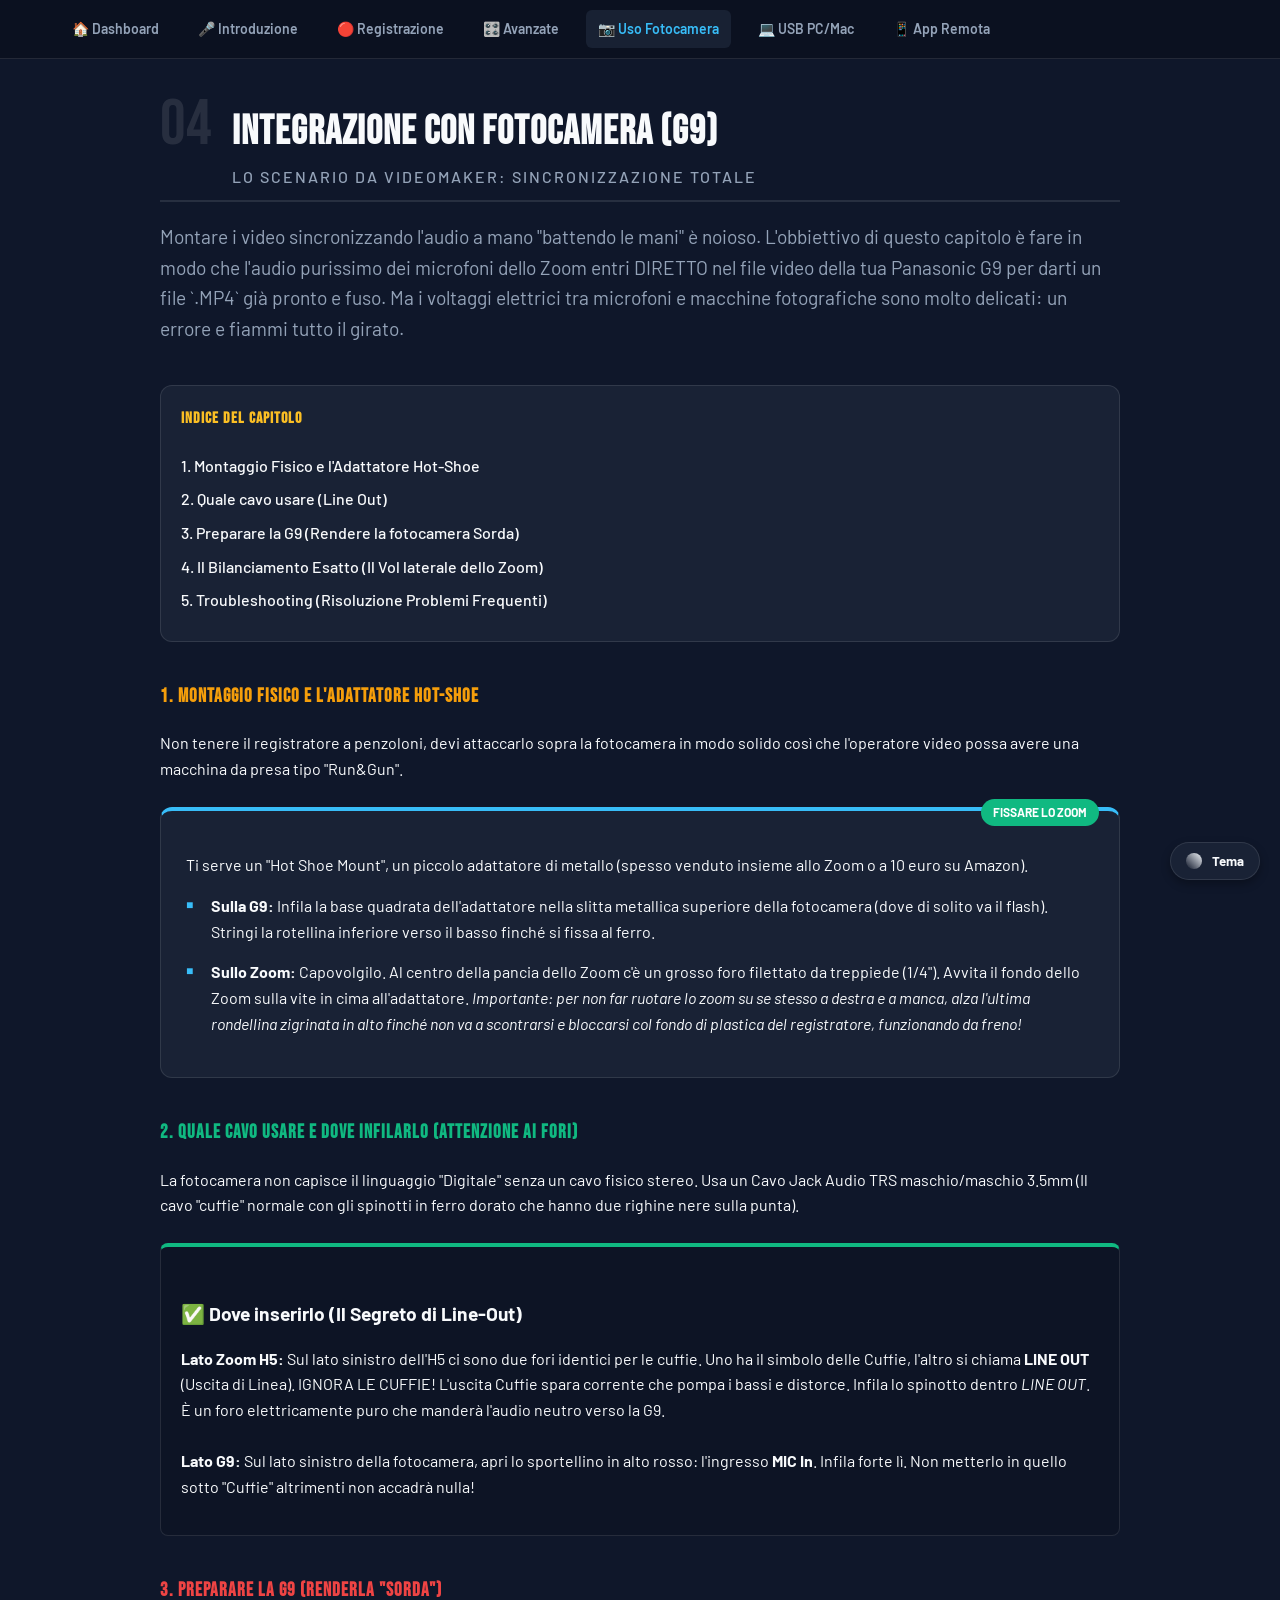
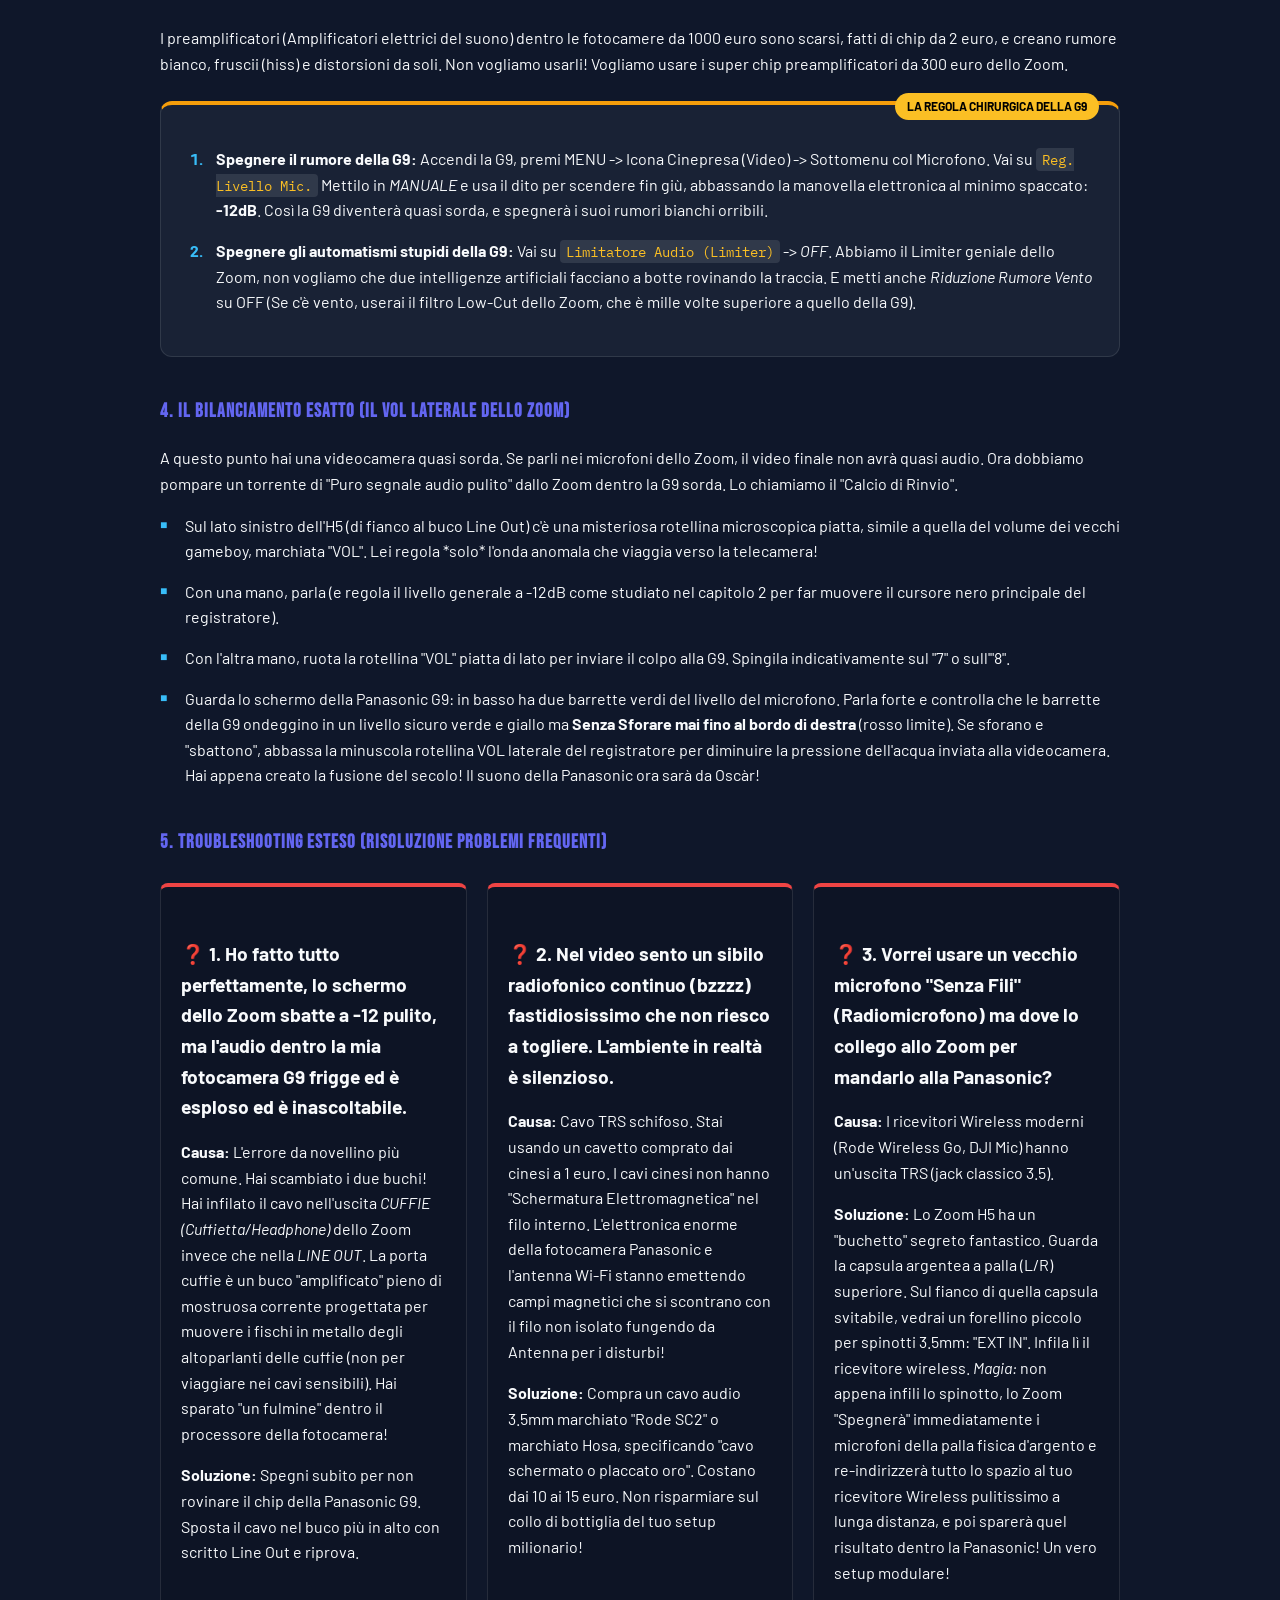
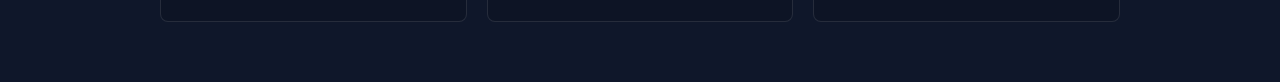
<file: 04-fotocamera.html>
<!DOCTYPE html>
<html lang="it">
<head>
<meta charset="UTF-8">
<meta name="viewport" content="width=device-width, initial-scale=1.0">
<title>Integrazione Fotocamera - Zoom H5</title>
<link rel="preconnect" href="https://fonts.googleapis.com">
<link rel="preconnect" href="https://fonts.gstatic.com" crossorigin>
<link href="https://fonts.googleapis.com/css2?family=Bebas+Neue&family=Barlow:wght@300;400;500;600;700&family=IBM+Plex+Mono:wght@400;500;600&display=swap" rel="stylesheet">
<link rel="stylesheet" href="assets/style.css">
<script src="assets/script.js" defer></script>
<style>
  .toc { background: var(--bg-card); padding: 20px; border-radius: 12px; margin-bottom: 30px; border: 1px solid var(--border); }
  .toc h4 { margin-top: 0; color: var(--gold); }
  .toc ul { list-style: none; padding-left: 0; margin-bottom: 0; }
  .toc li { margin-bottom: 8px; }
  .toc a { color: var(--text); text-decoration: none; font-weight: 500; }
  .toc a:hover { color: var(--teal); }
</style>
</head>
<body>

<div class="global-nav">
  <div class="global-nav-inner">
    <a href="index.html">🏠 Dashboard</a>
    <a href="01-introduzione.html">🎤 Introduzione</a>
    <a href="02-registrazione.html">🔴 Registrazione</a>
    <a href="03-funzioni-avanzate.html">🎛️ Avanzate</a>
    <a href="04-fotocamera.html" class="active">📷 Uso Fotocamera</a>
    <a href="05-interfaccia-usb.html">💻 USB PC/Mac</a>
    <a href="06-remoto.html">📱 App Remota</a>
  </div>
</div>

<div class="wrap">
  <section id="fotocamera" class="page-section">
    <div class="sec-head"><span class="sec-num">04</span>
      <div><h2>Integrazione con Fotocamera (G9)</h2><span class="sub">Lo Scenario da Videomaker: Sincronizzazione Totale</span></div>
    </div>

    <p class="lead">Montare i video sincronizzando l'audio a mano "battendo le mani" è noioso. L'obbiettivo di questo capitolo è fare in modo che l'audio purissimo dei microfoni dello Zoom entri DIRETTO nel file video della tua Panasonic G9 per darti un file `.MP4` già pronto e fuso. Ma i voltaggi elettrici tra microfoni e macchine fotografiche sono molto delicati: un errore e fiammi tutto il girato.</p>

    <div class="toc">
      <h4>Indice del Capitolo</h4>
      <ul>
        <li><a href="#montaggio">1. Montaggio Fisico e l'Adattatore Hot-Shoe</a></li>
        <li><a href="#cavo">2. Quale cavo usare (Line Out)</a></li>
        <li><a href="#menu_g9">3. Preparare la G9 (Rendere la fotocamera Sorda)</a></li>
        <li><a href="#calibrazione">4. Il Bilanciamento Esatto (Il Vol laterale dello Zoom)</a></li>
        <li><a href="#troubleshooting">5. Troubleshooting (Risoluzione Problemi Frequenti)</a></li>
      </ul>
    </div>

    <h3 id="montaggio" style="margin-top:40px; color:var(--amber);">1. Montaggio Fisico e l'Adattatore Hot-Shoe</h3>
    <p>Non tenere il registratore a penzoloni, devi attaccarlo sopra la fotocamera in modo solido così che l'operatore video possa avere una macchina da presa tipo "Run&Gun".</p>

    <div class="card neo">
      <span class="badge inter">Fissare lo Zoom</span>
      <p class="desc">Ti serve un "Hot Shoe Mount", un piccolo adattatore di metallo (spesso venduto insieme allo Zoom o a 10 euro su Amazon).</p>
      <ul class="dots">
        <li><strong>Sulla G9:</strong> Infila la base quadrata dell'adattatore nella slitta metallica superiore della fotocamera (dove di solito va il flash). Stringi la rotellina inferiore verso il basso finché si fissa al ferro.</li>
        <li><strong>Sullo Zoom:</strong> Capovolgilo. Al centro della pancia dello Zoom c'è un grosso foro filettato da treppiede (1/4"). Avvita il fondo dello Zoom sulla vite in cima all'adattatore. <em>Importante: per non far ruotare lo zoom su se stesso a destra e a manca, alza l'ultima rondellina zigrinata in alto finché non va a scontrarsi e bloccarsi col fondo di plastica del registratore, funzionando da freno!</em></li>
      </ul>
    </div>

    <h3 id="cavo" style="margin-top:40px; color:var(--teal);">2. Quale cavo usare e dove infilarlo (Attenzione ai fori)</h3>
    <p>La fotocamera non capisce il linguaggio "Digitale" senza un cavo fisico stereo. Usa un Cavo Jack Audio TRS maschio/maschio 3.5mm (Il cavo "cuffie" normale con gli spinotti in ferro dorato che hanno due righine nere sulla punta).</p>

    <div class="dd">
      <div class="col do">
        <h5>✅ Dove inserirlo (Il Segreto di Line-Out)</h5>
        <p><strong>Lato Zoom H5:</strong> Sul lato sinistro dell'H5 ci sono due fori identici per le cuffie. Uno ha il simbolo delle Cuffie, l'altro si chiama <strong>LINE OUT</strong> (Uscita di Linea). IGNORA LE CUFFIE! L'uscita Cuffie spara corrente che pompa i bassi e distorce. Infila lo spinotto dentro <em>LINE OUT</em>. È un foro elettricamente puro che manderà l'audio neutro verso la G9.
        <br><br><strong>Lato G9:</strong> Sul lato sinistro della fotocamera, apri lo sportellino in alto rosso: l'ingresso <strong>MIC In</strong>. Infila forte lì. Non metterlo in quello sotto "Cuffie" altrimenti non accadrà nulla!</p>
      </div>
    </div>

    <h3 id="menu_g9" style="margin-top:40px; color:var(--crimson);">3. Preparare la G9 (Renderla "Sorda")</h3>
    <p>I preamplificatori (Amplificatori elettrici del suono) dentro le fotocamere da 1000 euro sono scarsi, fatti di chip da 2 euro, e creano rumore bianco, fruscii (hiss) e distorsioni da soli. Non vogliamo usarli! Vogliamo usare i super chip preamplificatori da 300 euro dello Zoom.</p>

    <div class="card amber">
      <span class="badge pro">La regola chirurgica della G9</span>
      <ol class="steps">
        <li><strong>Spegnere il rumore della G9:</strong> Accendi la G9, premi MENU -> Icona Cinepresa (Video) -> Sottomenu col Microfono. Vai su <span class="km">Reg. Livello Mic.</span> Mettilo in <em>MANUALE</em> e usa il dito per scendere fin giù, abbassando la manovella elettronica al minimo spaccato: <strong>-12dB</strong>. Così la G9 diventerà quasi sorda, e spegnerà i suoi rumori bianchi orribili.</li>
        <li><strong>Spegnere gli automatismi stupidi della G9:</strong> Vai su <span class="km">Limitatore Audio (Limiter)</span> -> <em>OFF</em>. Abbiamo il Limiter geniale dello Zoom, non vogliamo che due intelligenze artificiali facciano a botte rovinando la traccia. E metti anche <em>Riduzione Rumore Vento</em> su OFF (Se c'è vento, userai il filtro Low-Cut dello Zoom, che è mille volte superiore a quello della G9).</li>
      </ol>
    </div>

    <h3 id="calibrazione" style="margin-top:40px; color:var(--ink);">4. Il Bilanciamento Esatto (Il VOL laterale dello Zoom)</h3>
    <p>A questo punto hai una videocamera quasi sorda. Se parli nei microfoni dello Zoom, il video finale non avrà quasi audio. Ora dobbiamo pompare un torrente di "Puro segnale audio pulito" dallo Zoom dentro la G9 sorda. Lo chiamiamo il "Calcio di Rinvio".</p>

    <ul class="dots">
      <li>Sul lato sinistro dell'H5 (di fianco al buco Line Out) c'è una misteriosa rotellina microscopica piatta, simile a quella del volume dei vecchi gameboy, marchiata "VOL". Lei regola *solo* l'onda anomala che viaggia verso la telecamera!</li>
      <li>Con una mano, parla (e regola il livello generale a -12dB come studiato nel capitolo 2 per far muovere il cursore nero principale del registratore).</li>
      <li>Con l'altra mano, ruota la rotellina "VOL" piatta di lato per inviare il colpo alla G9. Spingila indicativamente sul "7" o sull'"8".</li>
      <li>Guarda lo schermo della Panasonic G9: in basso ha due barrette verdi del livello del microfono. Parla forte e controlla che le barrette della G9 ondeggino in un livello sicuro verde e giallo ma <strong>Senza Sforare mai fino al bordo di destra</strong> (rosso limite). Se sforano e "sbattono", abbassa la minuscola rotellina VOL laterale del registratore per diminuire la pressione dell'acqua inviata alla videocamera. Hai appena creato la fusione del secolo! Il suono della Panasonic ora sarà da Oscàr!</li>
    </ul>

    <h3 id="troubleshooting" style="margin-top:40px; color:var(--ink);">5. Troubleshooting Esteso (Risoluzione Problemi Frequenti)</h3>
    <div class="dd">
      <div class="col dont">
        <h5>❓ 1. Ho fatto tutto perfettamente, lo schermo dello Zoom sbatte a -12 pulito, ma l'audio dentro la mia fotocamera G9 frigge ed è esploso ed è inascoltabile.</h5>
        <p><strong>Causa:</strong> L'errore da novellino più comune. Hai scambiato i due buchi! Hai infilato il cavo nell'uscita <em>CUFFIE (Cuffietta/Headphone)</em> dello Zoom invece che nella <em>LINE OUT</em>. La porta cuffie è un buco "amplificato" pieno di mostruosa corrente progettata per muovere i fischi in metallo degli altoparlanti delle cuffie (non per viaggiare nei cavi sensibili). Hai sparato "un fulmine" dentro il processore della fotocamera!</p>
        <p><strong>Soluzione:</strong> Spegni subito per non rovinare il chip della Panasonic G9. Sposta il cavo nel buco più in alto con scritto Line Out e riprova.</p>
      </div>
      <div class="col dont">
        <h5>❓ 2. Nel video sento un sibilo radiofonico continuo (bzzzz) fastidiosissimo che non riesco a togliere. L'ambiente in realtà è silenzioso.</h5>
        <p><strong>Causa:</strong> Cavo TRS schifoso. Stai usando un cavetto comprato dai cinesi a 1 euro. I cavi cinesi non hanno "Schermatura Elettromagnetica" nel filo interno. L'elettronica enorme della fotocamera Panasonic e l'antenna Wi-Fi stanno emettendo campi magnetici che si scontrano con il filo non isolato fungendo da Antenna per i disturbi!</p>
        <p><strong>Soluzione:</strong> Compra un cavo audio 3.5mm marchiato "Rode SC2" o marchiato Hosa, specificando "cavo schermato o placcato oro". Costano dai 10 ai 15 euro. Non risparmiare sul collo di bottiglia del tuo setup milionario!</p>
      </div>
      <div class="col dont">
        <h5>❓ 3. Vorrei usare un vecchio microfono "Senza Fili" (Radiomicrofono) ma dove lo collego allo Zoom per mandarlo alla Panasonic?</h5>
        <p><strong>Causa:</strong> I ricevitori Wireless moderni (Rode Wireless Go, DJI Mic) hanno un'uscita TRS (jack classico 3.5).</p>
        <p><strong>Soluzione:</strong> Lo Zoom H5 ha un "buchetto" segreto fantastico. Guarda la capsula argentea a palla (L/R) superiore. Sul fianco di quella capsula svitabile, vedrai un forellino piccolo per spinotti 3.5mm: "EXT IN". Infila lì il ricevitore wireless. <em>Magia:</em> non appena infili lo spinotto, lo Zoom "Spegnerà" immediatamente i microfoni della palla fisica d'argento e re-indirizzerà tutto lo spazio al tuo ricevitore Wireless pulitissimo a lunga distanza, e poi sparerà quel risultato dentro la Panasonic! Un vero setup modulare!</p>
      </div>
    </div>

  </section>
</div>

<button id="themeBtn" aria-label="Cambia tema">
  <div class="swatch"></div>
  <span class="lbl-name">Tema</span>
</button>

</body>
</html>
</file>
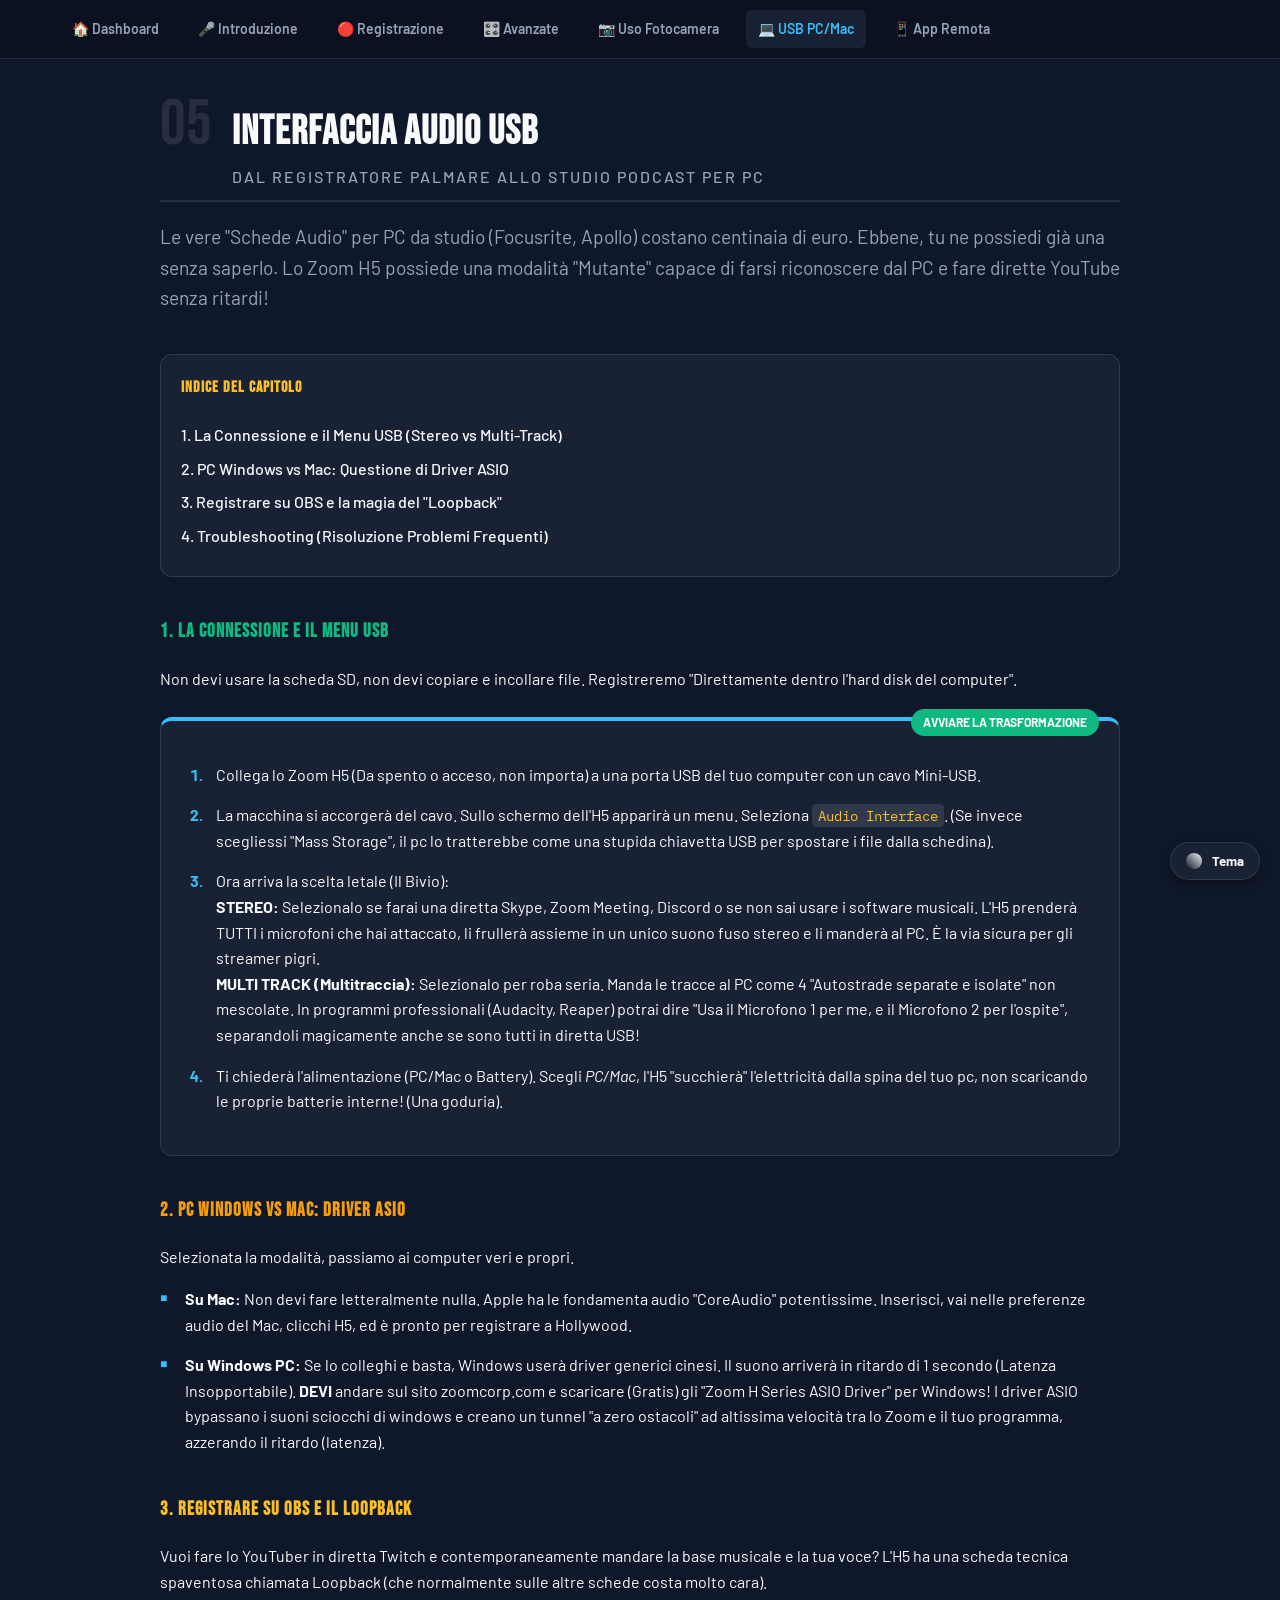
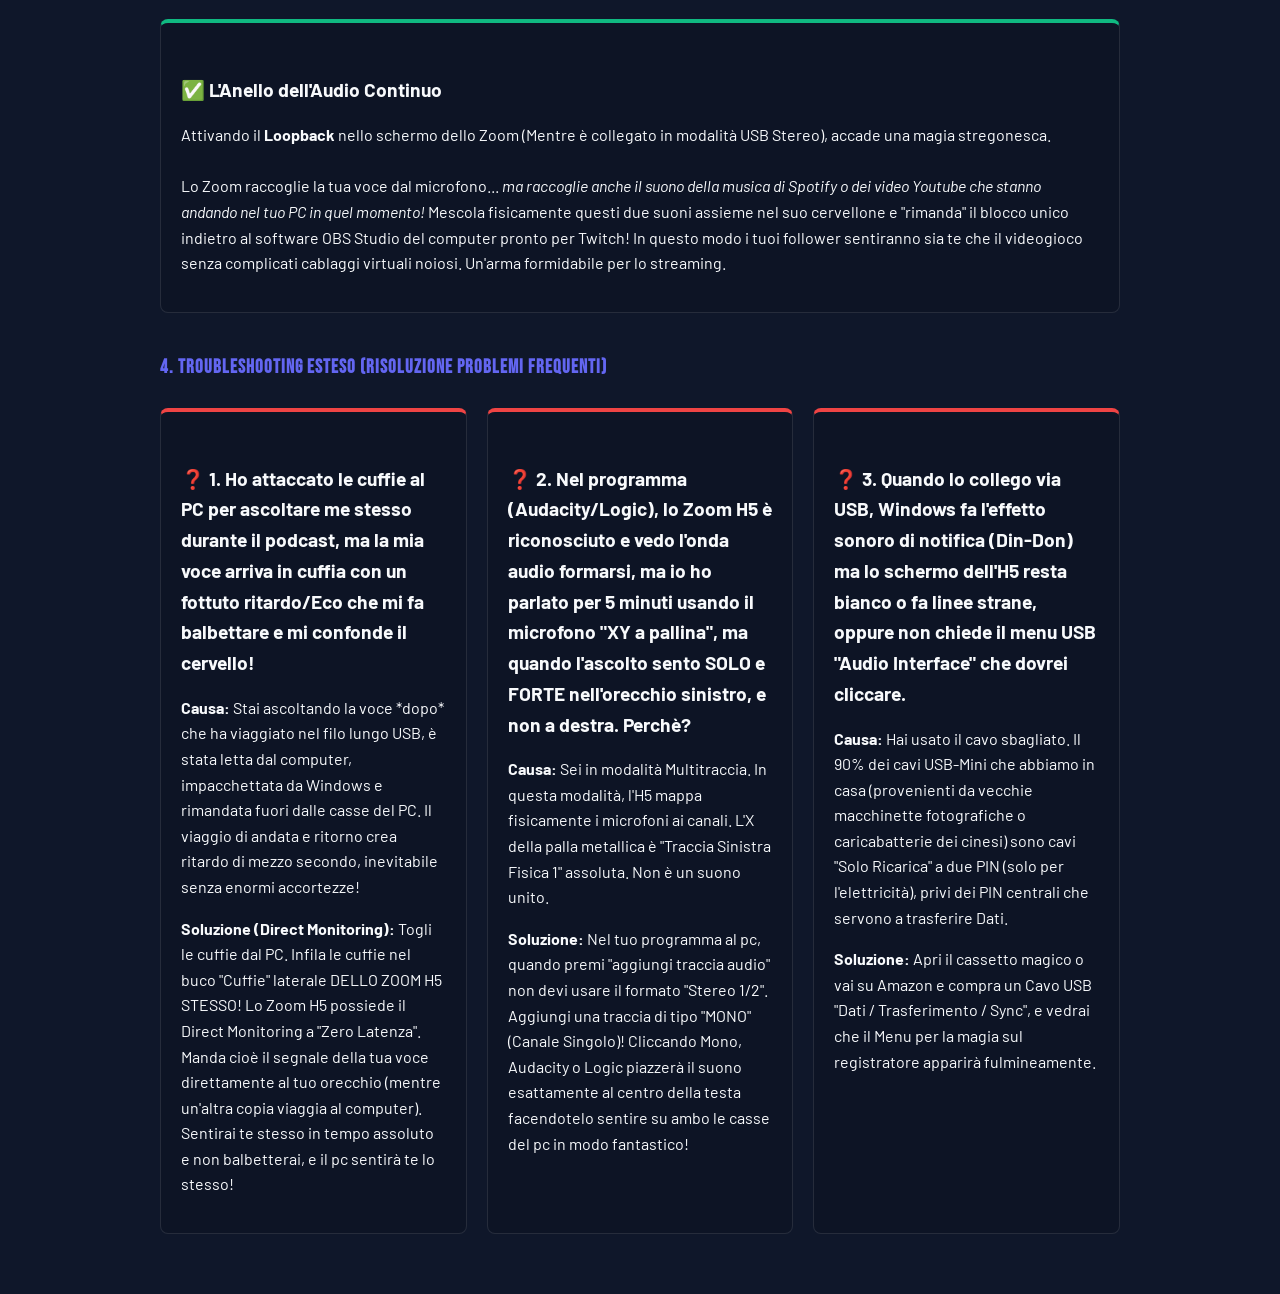
<file: 05-interfaccia-usb.html>
<!DOCTYPE html>
<html lang="it">
<head>
<meta charset="UTF-8">
<meta name="viewport" content="width=device-width, initial-scale=1.0">
<title>Interfaccia USB PC/Mac - Zoom H5</title>
<link rel="preconnect" href="https://fonts.googleapis.com">
<link rel="preconnect" href="https://fonts.gstatic.com" crossorigin>
<link href="https://fonts.googleapis.com/css2?family=Bebas+Neue&family=Barlow:wght@300;400;500;600;700&family=IBM+Plex+Mono:wght@400;500;600&display=swap" rel="stylesheet">
<link rel="stylesheet" href="assets/style.css">
<script src="assets/script.js" defer></script>
<style>
  .toc { background: var(--bg-card); padding: 20px; border-radius: 12px; margin-bottom: 30px; border: 1px solid var(--border); }
  .toc h4 { margin-top: 0; color: var(--gold); }
  .toc ul { list-style: none; padding-left: 0; margin-bottom: 0; }
  .toc li { margin-bottom: 8px; }
  .toc a { color: var(--text); text-decoration: none; font-weight: 500; }
  .toc a:hover { color: var(--teal); }
</style>
</head>
<body>

<div class="global-nav">
  <div class="global-nav-inner">
    <a href="index.html">🏠 Dashboard</a>
    <a href="01-introduzione.html">🎤 Introduzione</a>
    <a href="02-registrazione.html">🔴 Registrazione</a>
    <a href="03-funzioni-avanzate.html">🎛️ Avanzate</a>
    <a href="04-fotocamera.html">📷 Uso Fotocamera</a>
    <a href="05-interfaccia-usb.html" class="active">💻 USB PC/Mac</a>
    <a href="06-remoto.html">📱 App Remota</a>
  </div>
</div>

<div class="wrap">
  <section id="usb" class="page-section">
    <div class="sec-head"><span class="sec-num">05</span>
      <div><h2>Interfaccia Audio USB</h2><span class="sub">Dal Registratore Palmare allo Studio Podcast per PC</span></div>
    </div>

    <p class="lead">Le vere "Schede Audio" per PC da studio (Focusrite, Apollo) costano centinaia di euro. Ebbene, tu ne possiedi già una senza saperlo. Lo Zoom H5 possiede una modalità "Mutante" capace di farsi riconoscere dal PC e fare dirette YouTube senza ritardi!</p>

    <div class="toc">
      <h4>Indice del Capitolo</h4>
      <ul>
        <li><a href="#connessione">1. La Connessione e il Menu USB (Stereo vs Multi-Track)</a></li>
        <li><a href="#driver">2. PC Windows vs Mac: Questione di Driver ASIO</a></li>
        <li><a href="#loopback">3. Registrare su OBS e la magia del "Loopback"</a></li>
        <li><a href="#troubleshooting">4. Troubleshooting (Risoluzione Problemi Frequenti)</a></li>
      </ul>
    </div>

    <h3 id="connessione" style="margin-top:40px; color:var(--teal);">1. La Connessione e il Menu USB</h3>
    <p>Non devi usare la scheda SD, non devi copiare e incollare file. Registreremo "Direttamente dentro l'hard disk del computer".</p>

    <div class="card neo">
      <span class="badge inter">Avviare la Trasformazione</span>
      <ol class="steps">
        <li>Collega lo Zoom H5 (Da spento o acceso, non importa) a una porta USB del tuo computer con un cavo Mini-USB.</li>
        <li>La macchina si accorgerà del cavo. Sullo schermo dell'H5 apparirà un menu. Seleziona <span class="km">Audio Interface</span>. (Se invece scegliessi "Mass Storage", il pc lo tratterebbe come una stupida chiavetta USB per spostare i file dalla schedina).</li>
        <li>Ora arriva la scelta letale (Il Bivio):
          <br><strong>STEREO:</strong> Selezionalo se farai una diretta Skype, Zoom Meeting, Discord o se non sai usare i software musicali. L'H5 prenderà TUTTI i microfoni che hai attaccato, li frullerà assieme in un unico suono fuso stereo e li manderà al PC. È la via sicura per gli streamer pigri.
          <br><strong>MULTI TRACK (Multitraccia):</strong> Selezionalo per roba seria. Manda le tracce al PC come 4 "Autostrade separate e isolate" non mescolate. In programmi professionali (Audacity, Reaper) potrai dire "Usa il Microfono 1 per me, e il Microfono 2 per l'ospite", separandoli magicamente anche se sono tutti in diretta USB!
        </li>
        <li>Ti chiederà l'alimentazione (PC/Mac o Battery). Scegli <em>PC/Mac</em>, l'H5 "succhierà" l'elettricità dalla spina del tuo pc, non scaricando le proprie batterie interne! (Una goduria).</li>
      </ol>
    </div>

    <h3 id="driver" style="margin-top:40px; color:var(--amber);">2. PC Windows vs Mac: Driver ASIO</h3>
    <p>Selezionata la modalità, passiamo ai computer veri e propri.</p>
    
    <ul class="dots">
      <li><strong>Su Mac:</strong> Non devi fare letteralmente nulla. Apple ha le fondamenta audio "CoreAudio" potentissime. Inserisci, vai nelle preferenze audio del Mac, clicchi H5, ed è pronto per registrare a Hollywood.</li>
      <li><strong>Su Windows PC:</strong> Se lo colleghi e basta, Windows userà driver generici cinesi. Il suono arriverà in ritardo di 1 secondo (Latenza Insopportabile). <strong>DEVI</strong> andare sul sito zoomcorp.com e scaricare (Gratis) gli "Zoom H Series ASIO Driver" per Windows! I driver ASIO bypassano i suoni sciocchi di windows e creano un tunnel "a zero ostacoli" ad altissima velocità tra lo Zoom e il tuo programma, azzerando il ritardo (latenza).</li>
    </ul>

    <h3 id="loopback" style="margin-top:40px; color:var(--gold);">3. Registrare su OBS e il Loopback</h3>
    <p>Vuoi fare lo YouTuber in diretta Twitch e contemporaneamente mandare la base musicale e la tua voce? L'H5 ha una scheda tecnica spaventosa chiamata Loopback (che normalmente sulle altre schede costa molto cara).</p>

    <div class="dd">
      <div class="col do">
        <h5>✅ L'Anello dell'Audio Continuo</h5>
        <p>Attivando il <strong>Loopback</strong> nello schermo dello Zoom (Mentre è collegato in modalità USB Stereo), accade una magia stregonesca.
        <br><br>Lo Zoom raccoglie la tua voce dal microfono... <em>ma raccoglie anche il suono della musica di Spotify o dei video Youtube che stanno andando nel tuo PC in quel momento!</em> Mescola fisicamente questi due suoni assieme nel suo cervellone e "rimanda" il blocco unico indietro al software OBS Studio del computer pronto per Twitch! In questo modo i tuoi follower sentiranno sia te che il videogioco senza complicati cablaggi virtuali noiosi. Un'arma formidabile per lo streaming.</p>
      </div>
    </div>

    <h3 id="troubleshooting" style="margin-top:40px; color:var(--ink);">4. Troubleshooting Esteso (Risoluzione Problemi Frequenti)</h3>
    <div class="dd">
      <div class="col dont">
        <h5>❓ 1. Ho attaccato le cuffie al PC per ascoltare me stesso durante il podcast, ma la mia voce arriva in cuffia con un fottuto ritardo/Eco che mi fa balbettare e mi confonde il cervello!</h5>
        <p><strong>Causa:</strong> Stai ascoltando la voce *dopo* che ha viaggiato nel filo lungo USB, è stata letta dal computer, impacchettata da Windows e rimandata fuori dalle casse del PC. Il viaggio di andata e ritorno crea ritardo di mezzo secondo, inevitabile senza enormi accortezze!</p>
        <p><strong>Soluzione (Direct Monitoring):</strong> Togli le cuffie dal PC. Infila le cuffie nel buco "Cuffie" laterale DELLO ZOOM H5 STESSO! Lo Zoom H5 possiede il Direct Monitoring a "Zero Latenza". Manda cioè il segnale della tua voce direttamente al tuo orecchio (mentre un'altra copia viaggia al computer). Sentirai te stesso in tempo assoluto e non balbetterai, e il pc sentirà te lo stesso!</p>
      </div>
      <div class="col dont">
        <h5>❓ 2. Nel programma (Audacity/Logic), lo Zoom H5 è riconosciuto e vedo l'onda audio formarsi, ma io ho parlato per 5 minuti usando il microfono "XY a pallina", ma quando l'ascolto sento SOLO e FORTE nell'orecchio sinistro, e non a destra. Perchè?</h5>
        <p><strong>Causa:</strong> Sei in modalità Multitraccia. In questa modalità, l'H5 mappa fisicamente i microfoni ai canali. L'X della palla metallica è "Traccia Sinistra Fisica 1" assoluta. Non è un suono unito.</p>
        <p><strong>Soluzione:</strong> Nel tuo programma al pc, quando premi "aggiungi traccia audio" non devi usare il formato "Stereo 1/2". Aggiungi una traccia di tipo "MONO" (Canale Singolo)! Cliccando Mono, Audacity o Logic piazzerà il suono esattamente al centro della testa facendotelo sentire su ambo le casse del pc in modo fantastico!</p>
      </div>
      <div class="col dont">
        <h5>❓ 3. Quando lo collego via USB, Windows fa l'effetto sonoro di notifica (Din-Don) ma lo schermo dell'H5 resta bianco o fa linee strane, oppure non chiede il menu USB "Audio Interface" che dovrei cliccare.</h5>
        <p><strong>Causa:</strong> Hai usato il cavo sbagliato. Il 90% dei cavi USB-Mini che abbiamo in casa (provenienti da vecchie macchinette fotografiche o caricabatterie dei cinesi) sono cavi "Solo Ricarica" a due PIN (solo per l'elettricità), privi dei PIN centrali che servono a trasferire Dati.</p>
        <p><strong>Soluzione:</strong> Apri il cassetto magico o vai su Amazon e compra un Cavo USB "Dati / Trasferimento / Sync", e vedrai che il Menu per la magia sul registratore apparirà fulmineamente.</p>
      </div>
    </div>

  </section>
</div>

<button id="themeBtn" aria-label="Cambia tema">
  <div class="swatch"></div>
  <span class="lbl-name">Tema</span>
</button>

</body>
</html>
</file>
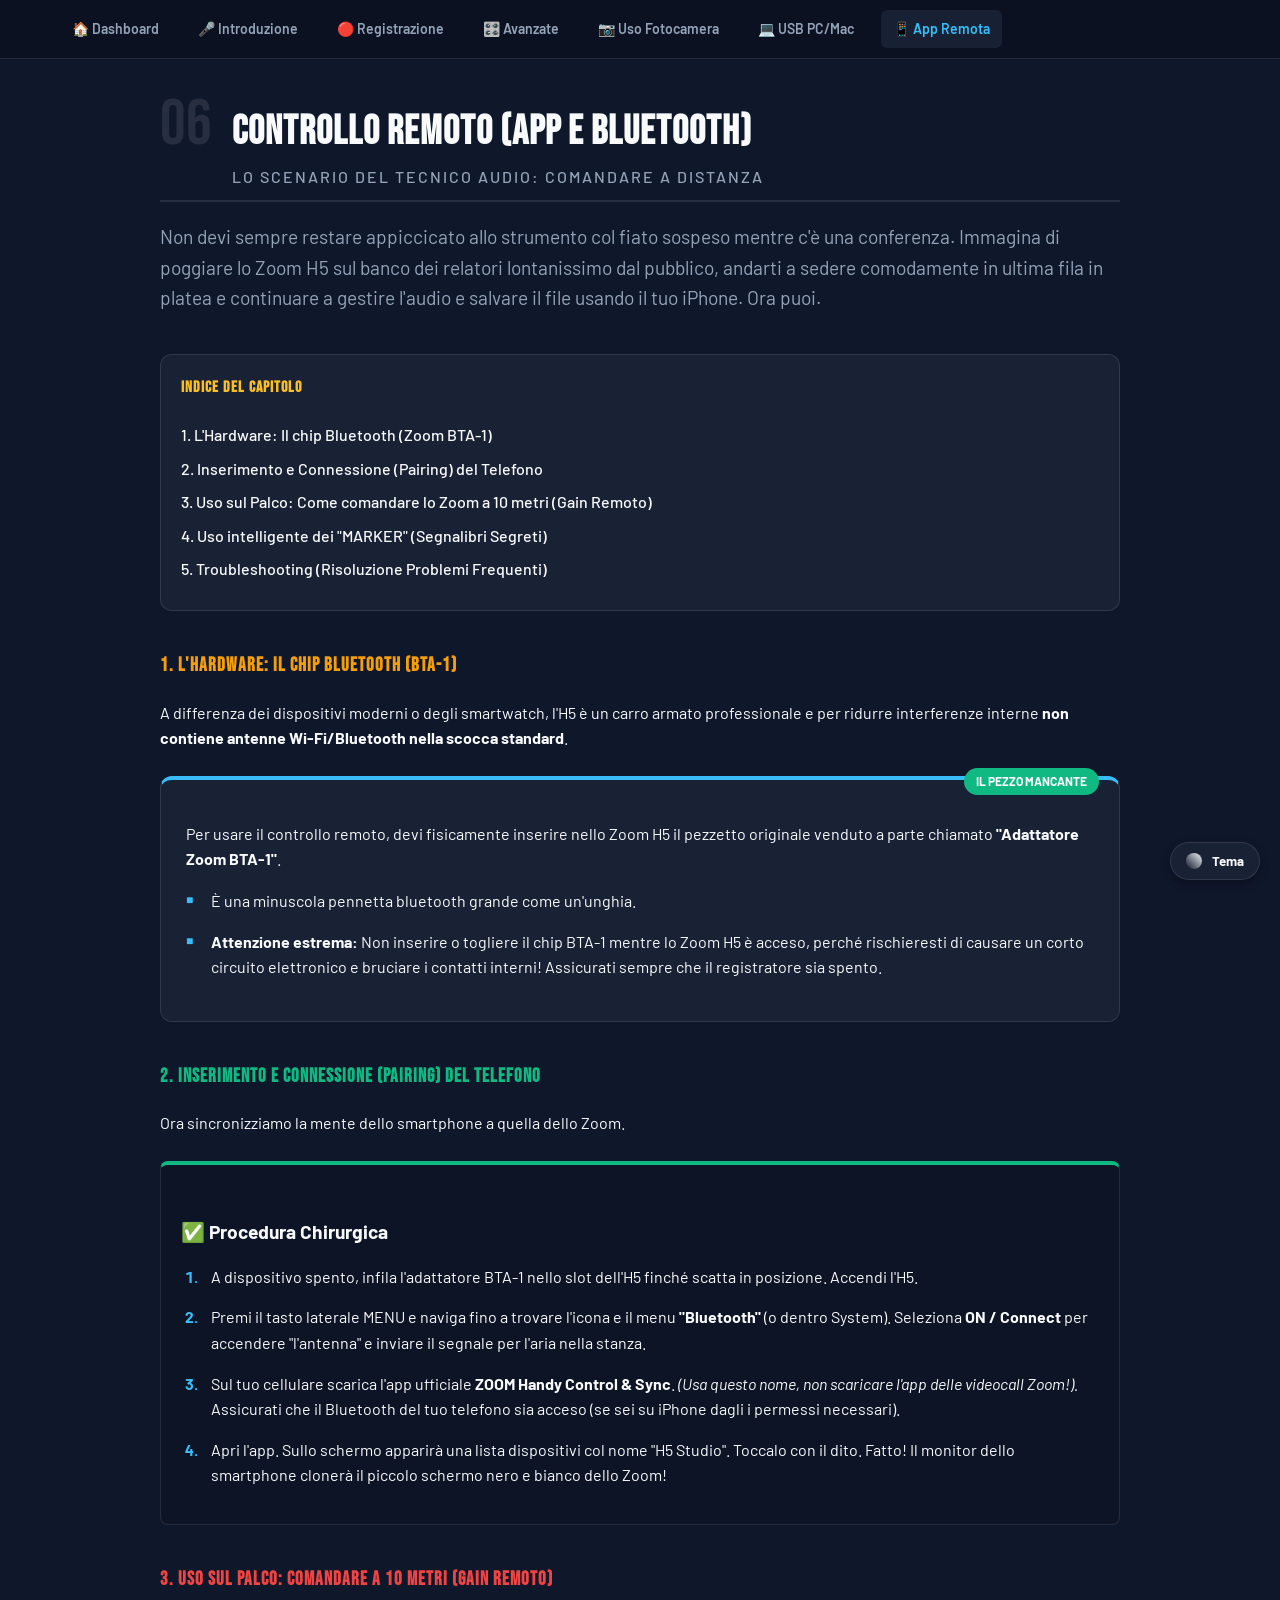
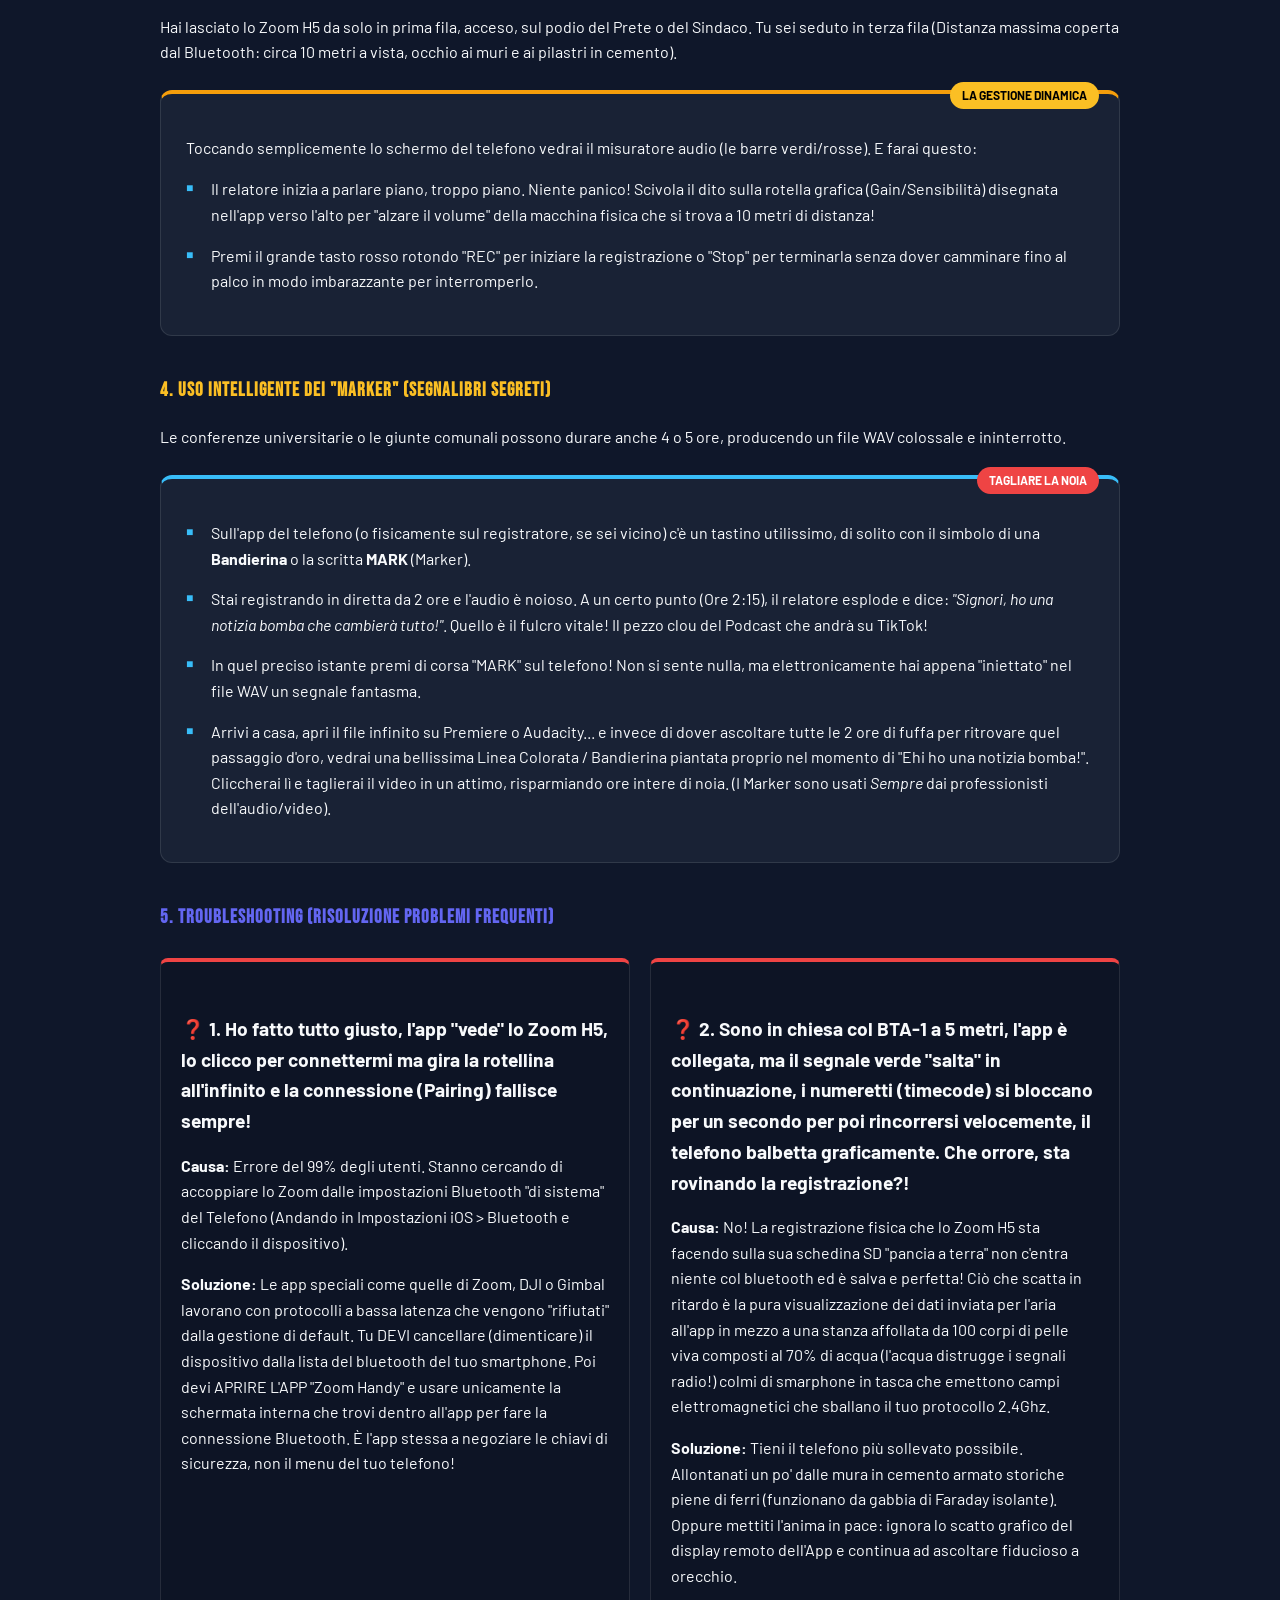
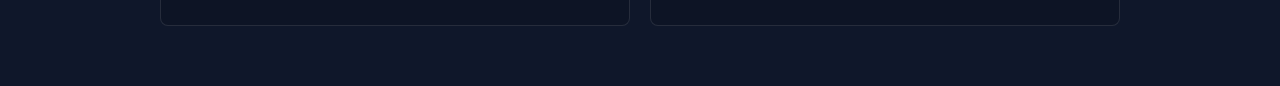
<file: 06-remoto.html>
<!DOCTYPE html>
<html lang="it">
<head>
<meta charset="UTF-8">
<meta name="viewport" content="width=device-width, initial-scale=1.0">
<title>App Remota - Zoom H5</title>
<link rel="preconnect" href="https://fonts.googleapis.com">
<link rel="preconnect" href="https://fonts.gstatic.com" crossorigin>
<link href="https://fonts.googleapis.com/css2?family=Bebas+Neue&family=Barlow:wght@300;400;500;600;700&family=IBM+Plex+Mono:wght@400;500;600&display=swap" rel="stylesheet">
<link rel="stylesheet" href="assets/style.css">
<script src="assets/script.js" defer></script>
<style>
  .toc { background: var(--bg-card); padding: 20px; border-radius: 12px; margin-bottom: 30px; border: 1px solid var(--border); }
  .toc h4 { margin-top: 0; color: var(--gold); }
  .toc ul { list-style: none; padding-left: 0; margin-bottom: 0; }
  .toc li { margin-bottom: 8px; }
  .toc a { color: var(--text); text-decoration: none; font-weight: 500; }
  .toc a:hover { color: var(--teal); }
</style>
</head>
<body>

<div class="global-nav">
  <div class="global-nav-inner">
    <a href="index.html">🏠 Dashboard</a>
    <a href="01-introduzione.html">🎤 Introduzione</a>
    <a href="02-registrazione.html">🔴 Registrazione</a>
    <a href="03-funzioni-avanzate.html">🎛️ Avanzate</a>
    <a href="04-fotocamera.html">📷 Uso Fotocamera</a>
    <a href="05-interfaccia-usb.html">💻 USB PC/Mac</a>
    <a href="06-remoto.html" class="active">📱 App Remota</a>
  </div>
</div>

<div class="wrap">
  <section id="remoto" class="page-section">
    <div class="sec-head"><span class="sec-num">06</span>
      <div><h2>Controllo Remoto (App e Bluetooth)</h2><span class="sub">Lo Scenario del Tecnico Audio: Comandare a Distanza</span></div>
    </div>

    <p class="lead">Non devi sempre restare appiccicato allo strumento col fiato sospeso mentre c'è una conferenza. Immagina di poggiare lo Zoom H5 sul banco dei relatori lontanissimo dal pubblico, andarti a sedere comodamente in ultima fila in platea e continuare a gestire l'audio e salvare il file usando il tuo iPhone. Ora puoi.</p>

    <div class="toc">
      <h4>Indice del Capitolo</h4>
      <ul>
        <li><a href="#bta1">1. L'Hardware: Il chip Bluetooth (Zoom BTA-1)</a></li>
        <li><a href="#pairing">2. Inserimento e Connessione (Pairing) del Telefono</a></li>
        <li><a href="#utilizzo">3. Uso sul Palco: Come comandare lo Zoom a 10 metri (Gain Remoto)</a></li>
        <li><a href="#marker">4. Uso intelligente dei "MARKER" (Segnalibri Segreti)</a></li>
        <li><a href="#troubleshooting">5. Troubleshooting (Risoluzione Problemi Frequenti)</a></li>
      </ul>
    </div>

    <h3 id="bta1" style="margin-top:40px; color:var(--amber);">1. L'Hardware: Il chip Bluetooth (BTA-1)</h3>
    <p>A differenza dei dispositivi moderni o degli smartwatch, l'H5 è un carro armato professionale e per ridurre interferenze interne <strong>non contiene antenne Wi-Fi/Bluetooth nella scocca standard</strong>.</p>
    
    <div class="card neo">
      <span class="badge inter">Il pezzo Mancante</span>
      <p class="desc">Per usare il controllo remoto, devi fisicamente inserire nello Zoom H5 il pezzetto originale venduto a parte chiamato <strong>"Adattatore Zoom BTA-1"</strong>.</p>
      <ul class="dots">
        <li>È una minuscola pennetta bluetooth grande come un'unghia. </li>
        <li><strong>Attenzione estrema:</strong> Non inserire o togliere il chip BTA-1 mentre lo Zoom H5 è acceso, perché rischieresti di causare un corto circuito elettronico e bruciare i contatti interni! Assicurati sempre che il registratore sia spento.</li>
      </ul>
    </div>

    <h3 id="pairing" style="margin-top:40px; color:var(--teal);">2. Inserimento e Connessione (Pairing) del Telefono</h3>
    <p>Ora sincronizziamo la mente dello smartphone a quella dello Zoom.</p>

    <div class="dd">
      <div class="col do">
        <h5>✅ Procedura Chirurgica</h5>
        <ol class="steps">
          <li>A dispositivo spento, infila l'adattatore BTA-1 nello slot dell'H5 finché scatta in posizione. Accendi l'H5.</li>
          <li>Premi il tasto laterale MENU e naviga fino a trovare l'icona e il menu <strong>"Bluetooth"</strong> (o dentro System). Seleziona <strong>ON / Connect</strong> per accendere "l'antenna" e inviare il segnale per l'aria nella stanza.</li>
          <li>Sul tuo cellulare scarica l'app ufficiale <strong>ZOOM Handy Control & Sync</strong>. <em>(Usa questo nome, non scaricare l'app delle videocall Zoom!).</em> Assicurati che il Bluetooth del tuo telefono sia acceso (se sei su iPhone dagli i permessi necessari).</li>
          <li>Apri l'app. Sullo schermo apparirà una lista dispositivi col nome "H5 Studio". Toccalo con il dito. Fatto! Il monitor dello smartphone clonerà il piccolo schermo nero e bianco dello Zoom!</li>
        </ol>
      </div>
    </div>

    <h3 id="utilizzo" style="margin-top:40px; color:var(--crimson);">3. Uso sul Palco: Comandare a 10 metri (Gain Remoto)</h3>
    <p>Hai lasciato lo Zoom H5 da solo in prima fila, acceso, sul podio del Prete o del Sindaco. Tu sei seduto in terza fila (Distanza massima coperta dal Bluetooth: circa 10 metri a vista, occhio ai muri e ai pilastri in cemento).</p>

    <div class="card amber">
      <span class="badge pro">La Gestione Dinamica</span>
      <p class="desc">Toccando semplicemente lo schermo del telefono vedrai il misuratore audio (le barre verdi/rosse). E farai questo:</p>
      <ul class="dots">
        <li>Il relatore inizia a parlare piano, troppo piano. Niente panico! Scivola il dito sulla rotella grafica (Gain/Sensibilità) disegnata nell'app verso l'alto per "alzare il volume" della macchina fisica che si trova a 10 metri di distanza!</li>
        <li>Premi il grande tasto rosso rotondo "REC" per iniziare la registrazione o "Stop" per terminarla senza dover camminare fino al palco in modo imbarazzante per interromperlo.</li>
      </ul>
    </div>

    <h3 id="marker" style="margin-top:40px; color:var(--gold);">4. Uso intelligente dei "MARKER" (Segnalibri Segreti)</h3>
    <p>Le conferenze universitarie o le giunte comunali possono durare anche 4 o 5 ore, producendo un file WAV colossale e ininterrotto.</p>

    <div class="card neo">
      <span class="badge all">Tagliare la noia</span>
      <ul class="dots">
        <li>Sull'app del telefono (o fisicamente sul registratore, se sei vicino) c'è un tastino utilissimo, di solito con il simbolo di una <strong>Bandierina</strong> o la scritta <strong>MARK</strong> (Marker).</li>
        <li>Stai registrando in diretta da 2 ore e l'audio è noioso. A un certo punto (Ore 2:15), il relatore esplode e dice: <em>"Signori, ho una notizia bomba che cambierà tutto!"</em>. Quello è il fulcro vitale! Il pezzo clou del Podcast che andrà su TikTok!</li>
        <li>In quel preciso istante premi di corsa "MARK" sul telefono! Non si sente nulla, ma elettronicamente hai appena "iniettato" nel file WAV un segnale fantasma. </li>
        <li>Arrivi a casa, apri il file infinito su Premiere o Audacity... e invece di dover ascoltare tutte le 2 ore di fuffa per ritrovare quel passaggio d'oro, vedrai una bellissima Linea Colorata / Bandierina piantata proprio nel momento di "Ehi ho una notizia bomba!". Cliccherai lì e taglierai il video in un attimo, risparmiando ore intere di noia. (I Marker sono usati <em>Sempre</em> dai professionisti dell'audio/video).</li>
      </ul>
    </div>

    <h3 id="troubleshooting" style="margin-top:40px; color:var(--ink);">5. Troubleshooting (Risoluzione Problemi Frequenti)</h3>
    <div class="dd">
      <div class="col dont">
        <h5>❓ 1. Ho fatto tutto giusto, l'app "vede" lo Zoom H5, lo clicco per connettermi ma gira la rotellina all'infinito e la connessione (Pairing) fallisce sempre!</h5>
        <p><strong>Causa:</strong> Errore del 99% degli utenti. Stanno cercando di accoppiare lo Zoom dalle impostazioni Bluetooth "di sistema" del Telefono (Andando in Impostazioni iOS > Bluetooth e cliccando il dispositivo).</p>
        <p><strong>Soluzione:</strong> Le app speciali come quelle di Zoom, DJI o Gimbal lavorano con protocolli a bassa latenza che vengono "rifiutati" dalla gestione di default. Tu DEVI cancellare (dimenticare) il dispositivo dalla lista del bluetooth del tuo smartphone. Poi devi APRIRE L'APP "Zoom Handy" e usare unicamente la schermata interna che trovi dentro all'app per fare la connessione Bluetooth. È l'app stessa a negoziare le chiavi di sicurezza, non il menu del tuo telefono!</p>
      </div>
      <div class="col dont">
        <h5>❓ 2. Sono in chiesa col BTA-1 a 5 metri, l'app è collegata, ma il segnale verde "salta" in continuazione, i numeretti (timecode) si bloccano per un secondo per poi rincorrersi velocemente, il telefono balbetta graficamente. Che orrore, sta rovinando la registrazione?!</h5>
        <p><strong>Causa:</strong> No! La registrazione fisica che lo Zoom H5 sta facendo sulla sua schedina SD "pancia a terra" non c'entra niente col bluetooth ed è salva e perfetta! Ciò che scatta in ritardo è la pura visualizzazione dei dati inviata per l'aria all'app in mezzo a una stanza affollata da 100 corpi di pelle viva composti al 70% di acqua (l'acqua distrugge i segnali radio!) colmi di smarphone in tasca che emettono campi elettromagnetici che sballano il tuo protocollo 2.4Ghz.</p>
        <p><strong>Soluzione:</strong> Tieni il telefono più sollevato possibile. Allontanati un po' dalle mura in cemento armato storiche piene di ferri (funzionano da gabbia di Faraday isolante). Oppure mettiti l'anima in pace: ignora lo scatto grafico del display remoto dell'App e continua ad ascoltare fiducioso a orecchio.</p>
      </div>
    </div>

  </section>
</div>

<button id="themeBtn" aria-label="Cambia tema">
  <div class="swatch"></div>
  <span class="lbl-name">Tema</span>
</button>

</body>
</html>
</file>
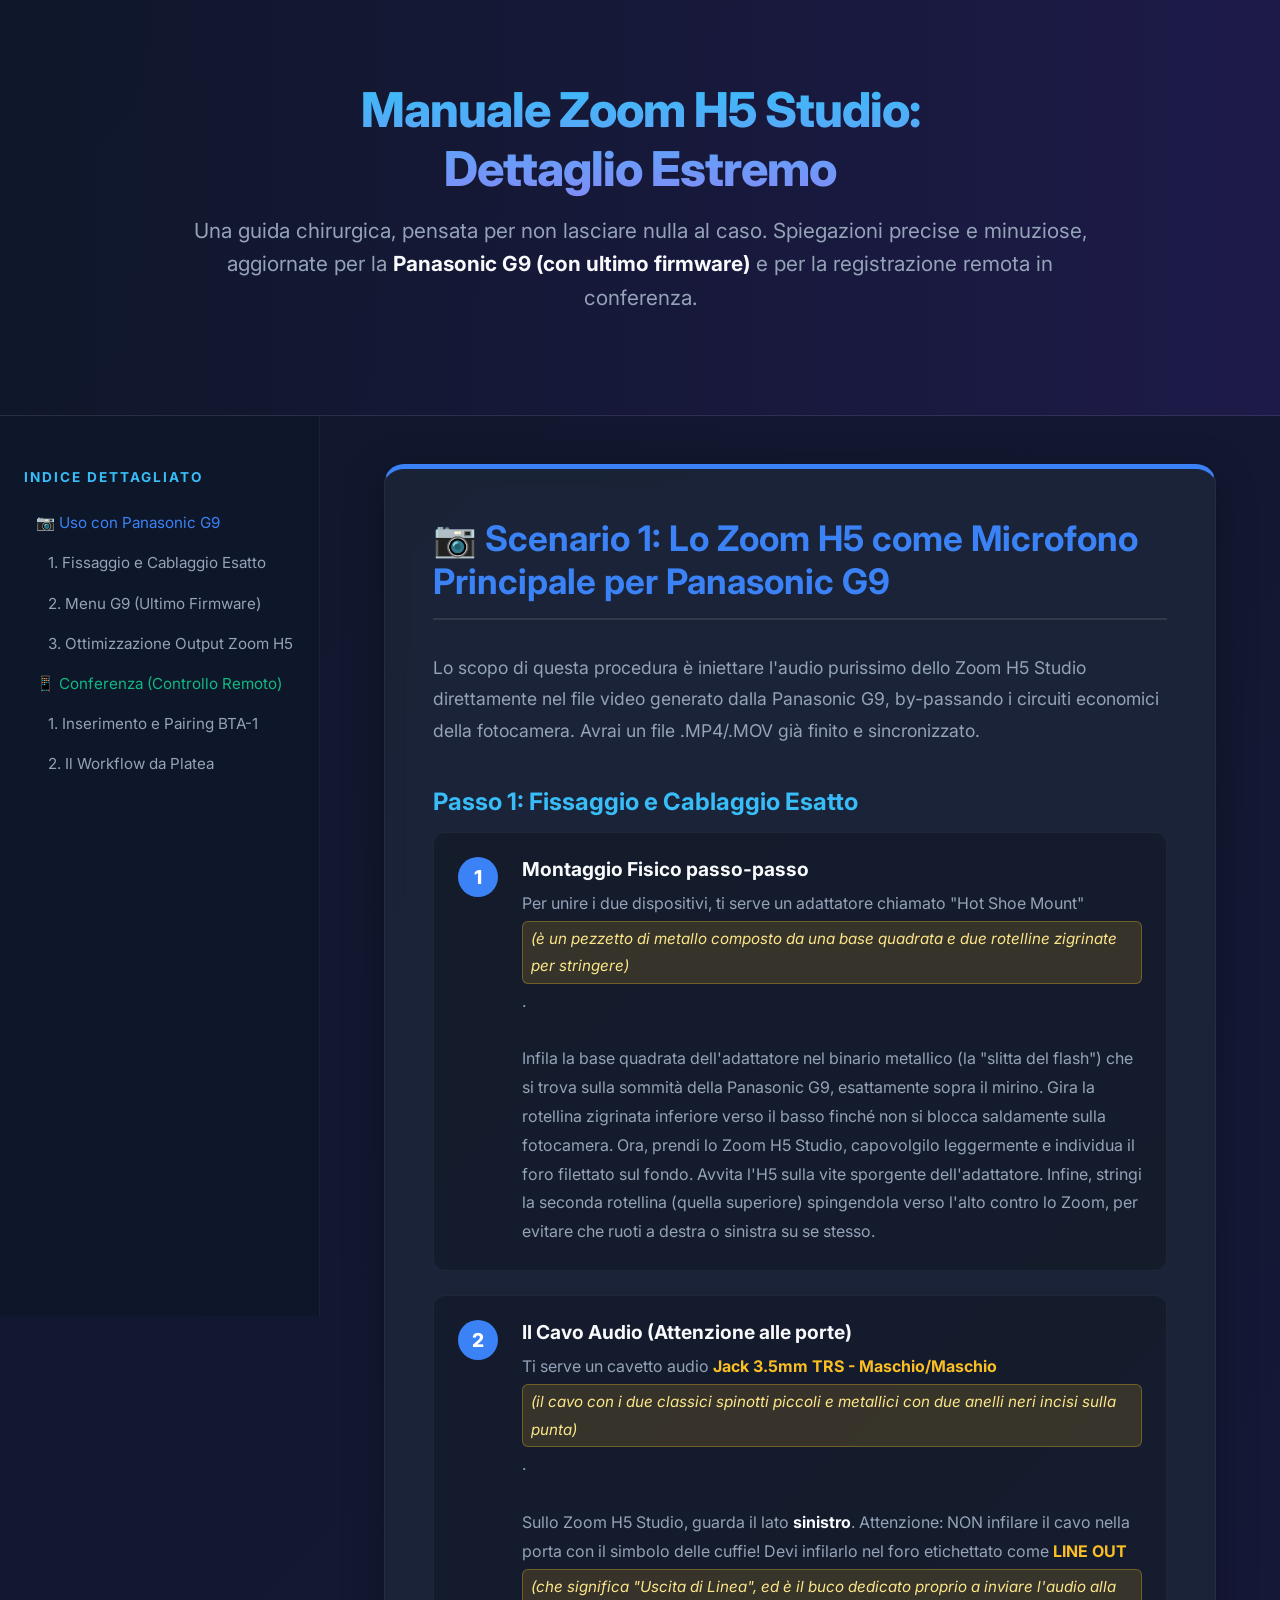
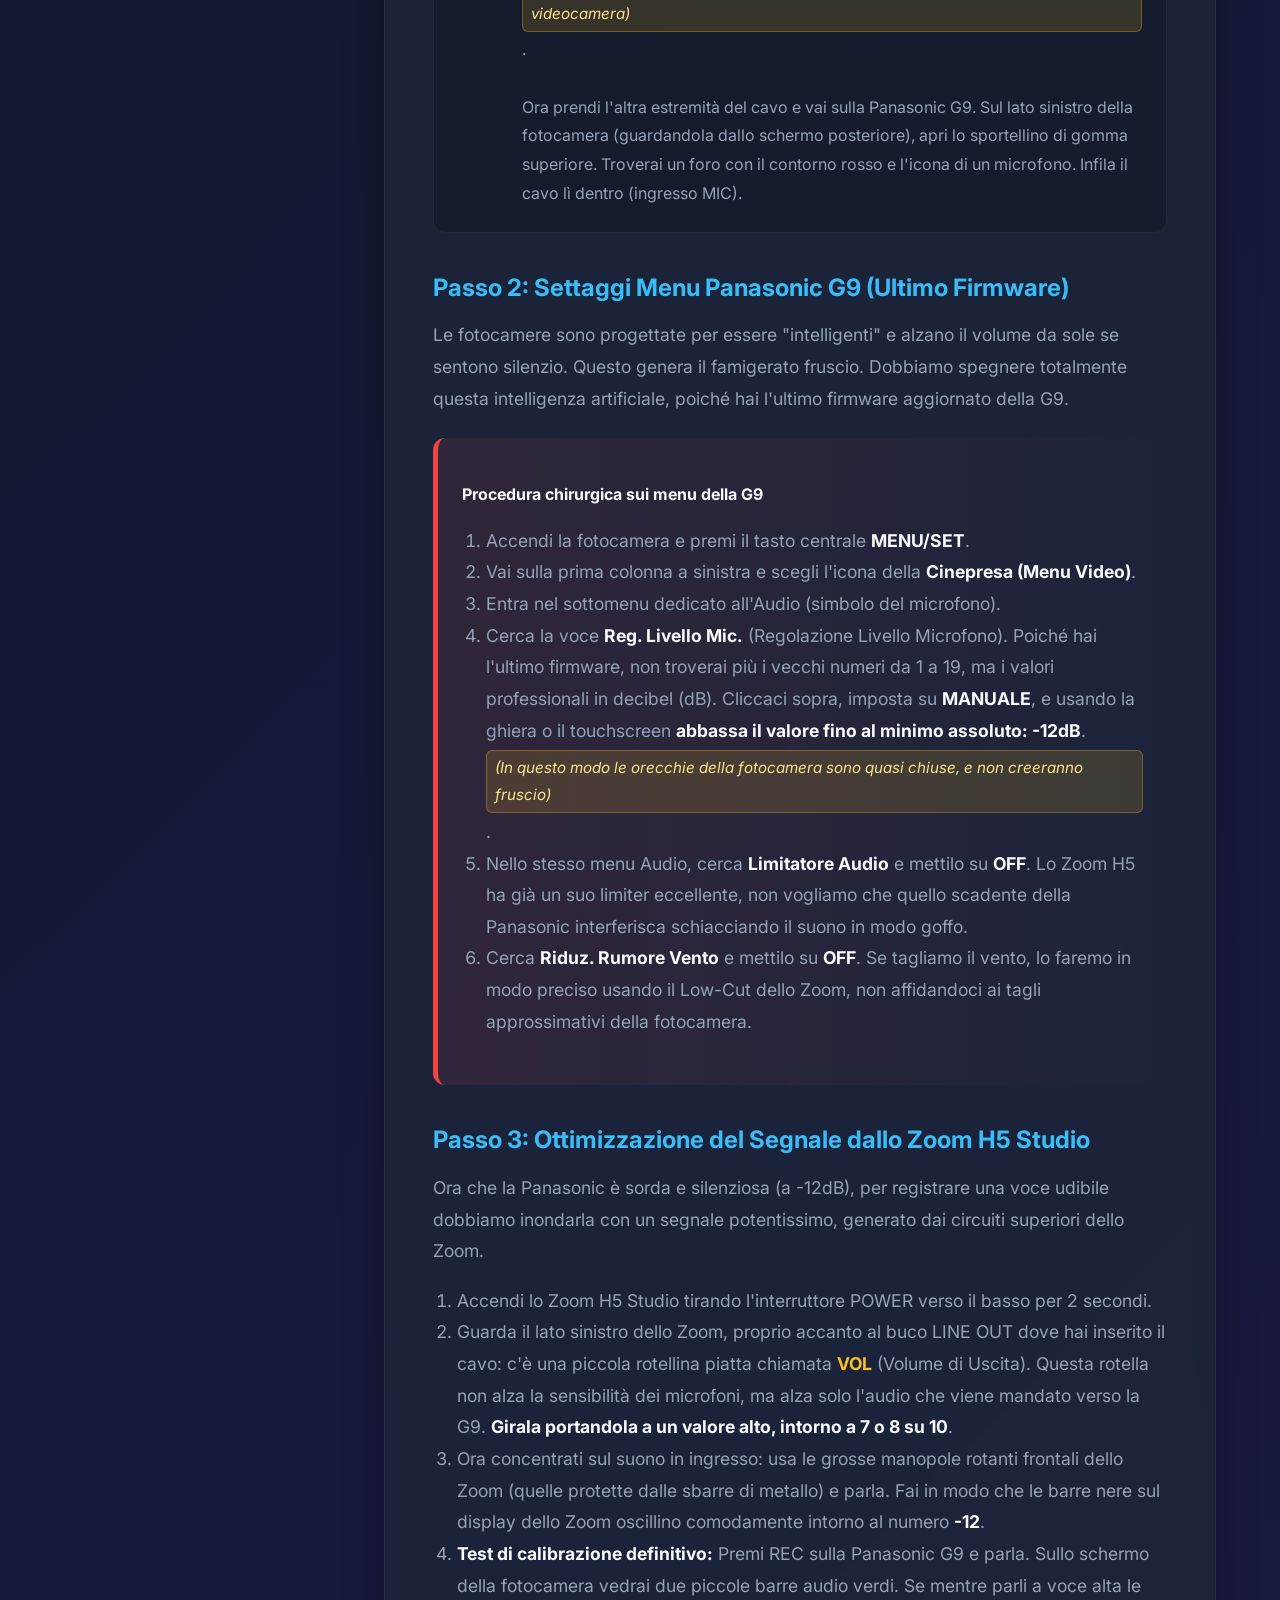
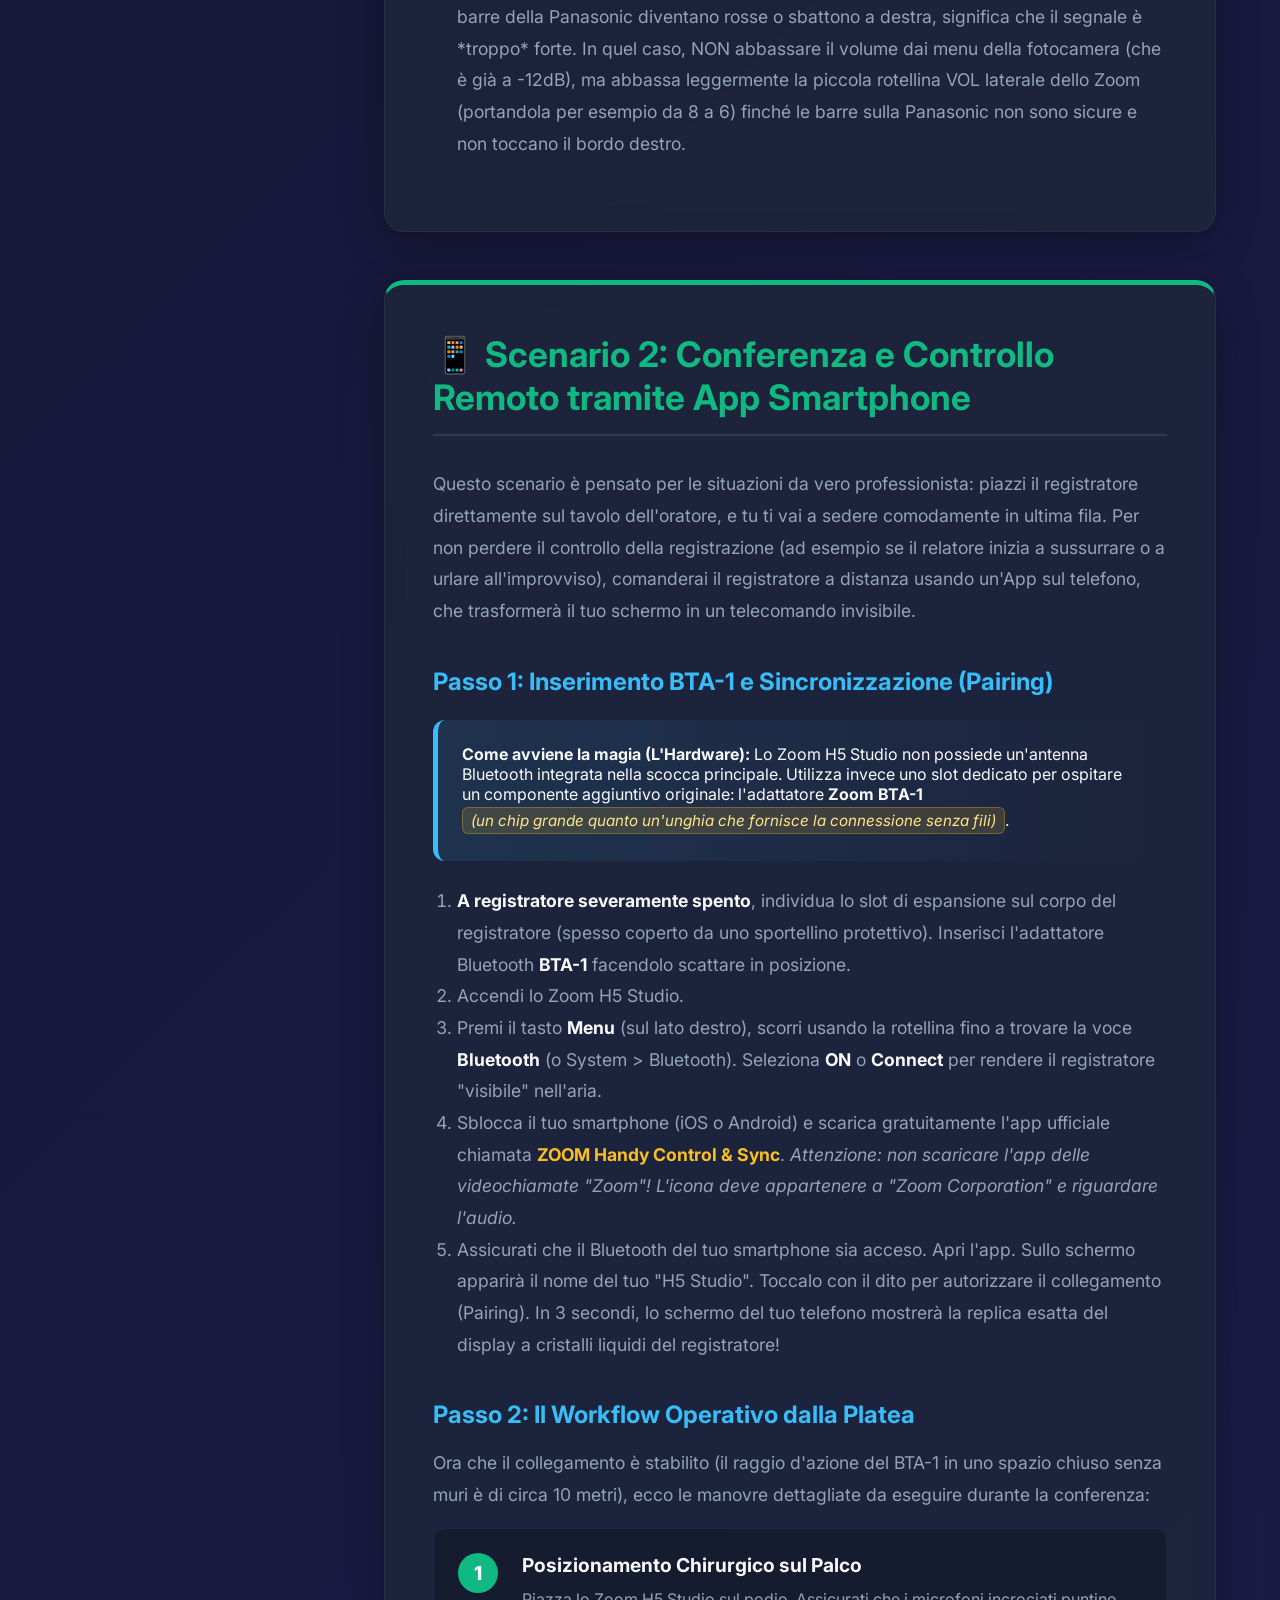
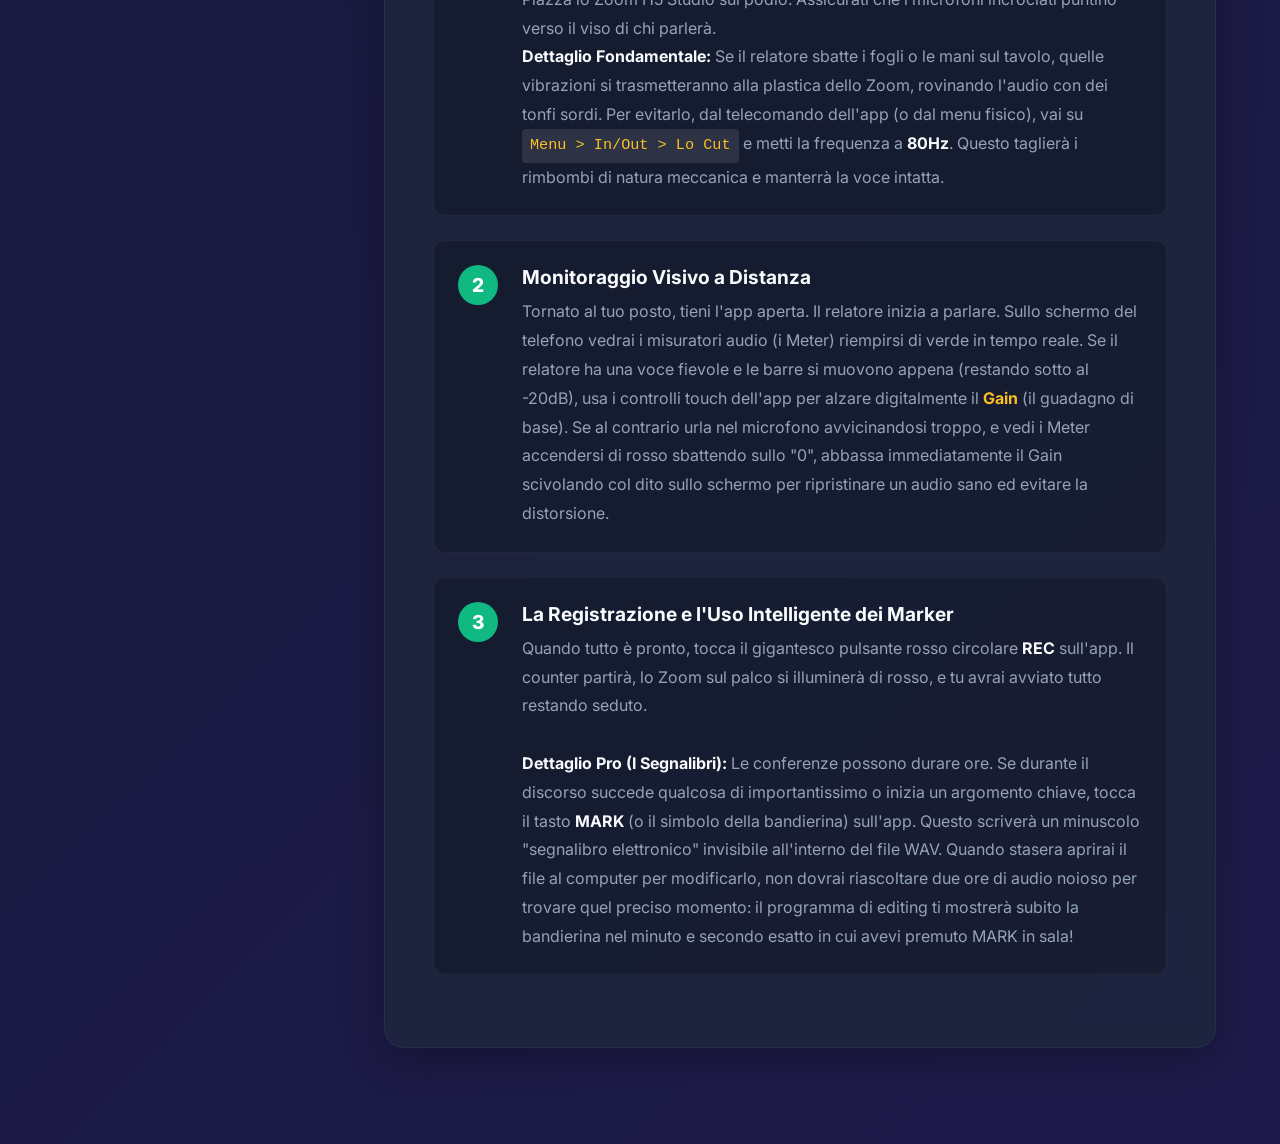
<file: guida_zoom_h5.html>
<!DOCTYPE html>
<html lang="it">
<head>
    <meta charset="UTF-8">
    <meta name="viewport" content="width=device-width, initial-scale=1.0">
    <title>Manuale Zoom H5 Studio: Dettaglio Estremo</title>
    <style>
        @import url('https://fonts.googleapis.com/css2?family=Inter:wght@300;400;500;600;800&display=swap');

        :root {
            --bg-color: #0f172a;
            --card-bg: rgba(30, 41, 59, 0.7);
            --sidebar-bg: rgba(15, 23, 42, 0.95);
            --accent: #38bdf8;
            --accent-hover: #0ea5e9;
            --text-primary: #f8fafc;
            --text-secondary: #94a3b8;
            --danger: #ef4444;
            --panasonic: #3b82f6;
            --smartphone: #10b981;
        }

        body {
            margin: 0;
            padding: 0;
            font-family: 'Inter', sans-serif;
            background: linear-gradient(135deg, #0f172a 0%, #1e1b4b 100%);
            color: var(--text-primary);
            min-height: 100vh;
            display: flex;
            flex-direction: column;
            scroll-behavior: smooth;
        }

        header {
            text-align: center;
            padding: 5rem 2rem;
            background: linear-gradient(to right, rgba(15, 23, 42, 0.9), rgba(30, 27, 75, 0.9));
            border-bottom: 1px solid rgba(255, 255, 255, 0.1);
        }

        header h1 {
            font-size: 3rem;
            font-weight: 800;
            margin: 0;
            background: -webkit-linear-gradient(#38bdf8, #818cf8);
            -webkit-background-clip: text;
            -webkit-text-fill-color: transparent;
            letter-spacing: -1px;
        }

        header p {
            color: var(--text-secondary);
            font-size: 1.3rem;
            margin-top: 1rem;
            max-width: 900px;
            margin-left: auto;
            margin-right: auto;
            line-height: 1.6;
        }

        .layout {
            display: flex;
            max-width: 1400px;
            margin: 0 auto;
            width: 100%;
            flex: 1;
        }

        .sidebar {
            width: 320px;
            background: var(--sidebar-bg);
            padding: 2.5rem 1.5rem;
            border-right: 1px solid rgba(255, 255, 255, 0.05);
            position: sticky;
            top: 0;
            height: 100vh;
            overflow-y: auto;
            box-sizing: border-box;
        }

        .sidebar h3 {
            color: var(--accent);
            text-transform: uppercase;
            font-size: 0.85rem;
            letter-spacing: 2px;
            margin-bottom: 1.5rem;
        }

        .sidebar ul {
            list-style: none;
            padding: 0;
            margin: 0;
        }

        .sidebar ul li {
            margin-bottom: 0.8rem;
        }

        .sidebar ul li a {
            color: var(--text-secondary);
            text-decoration: none;
            font-size: 0.95rem;
            transition: color 0.2s, padding-left 0.2s;
            display: block;
            border-left: 2px solid transparent;
            padding-left: 10px;
        }

        .sidebar ul li a:hover {
            color: var(--text-primary);
            padding-left: 15px;
            border-left-color: var(--accent);
        }

        .content {
            flex: 1;
            padding: 3rem 4rem;
            max-width: 1000px;
            box-sizing: border-box;
        }

        .section {
            background: var(--card-bg);
            backdrop-filter: blur(10px);
            border-radius: 20px;
            padding: 3rem;
            margin-bottom: 3rem;
            border: 1px solid rgba(255, 255, 255, 0.05);
            box-shadow: 0 10px 40px rgba(0, 0, 0, 0.3);
            scroll-margin-top: 2rem;
        }

        .section-panasonic {
            border-top: 5px solid var(--panasonic);
        }

        .section-smartphone {
            border-top: 5px solid var(--smartphone);
        }

        .section h2 {
            color: var(--text-primary);
            font-size: 2.2rem;
            border-bottom: 2px solid rgba(255, 255, 255, 0.1);
            padding-bottom: 1rem;
            margin-top: 0;
            margin-bottom: 2rem;
        }

        .section h3 {
            font-size: 1.5rem;
            color: var(--accent);
            margin-top: 2.5rem;
            margin-bottom: 1rem;
        }

        p, li {
            color: var(--text-secondary);
            line-height: 1.8;
            font-size: 1.1rem;
        }

        ul, ol {
            padding-left: 1.5rem;
            margin-bottom: 1.5rem;
        }

        strong {
            color: var(--text-primary);
        }

        /* Technical explanation bubbles */
        .tech-word {
            color: #fbbf24;
            font-weight: bold;
        }
        
        .layman-explanation {
            background: rgba(251, 191, 36, 0.15);
            color: #fde68a;
            padding: 0.2rem 0.5rem;
            border-radius: 6px;
            font-size: 0.95rem;
            font-style: italic;
            border: 1px solid rgba(251, 191, 36, 0.3);
            display: inline-block;
            margin: 0.2rem 0;
        }

        .step {
            display: flex;
            align-items: flex-start;
            margin-bottom: 1.5rem;
            background: rgba(0, 0, 0, 0.2);
            padding: 1.5rem;
            border-radius: 12px;
            border: 1px solid rgba(255, 255, 255, 0.05);
        }

        .step-number {
            background: var(--accent);
            color: white;
            width: 40px;
            height: 40px;
            border-radius: 50%;
            display: flex;
            align-items: center;
            justify-content: center;
            font-weight: 800;
            font-size: 1.2rem;
            margin-right: 1.5rem;
            flex-shrink: 0;
        }

        .step-content h4 {
            margin: 0 0 0.5rem 0;
            font-size: 1.2rem;
            color: var(--text-primary);
        }

        .step-content p {
            margin: 0;
            font-size: 1rem;
        }

        /* Callouts */
        .callout {
            padding: 1.5rem;
            border-radius: 12px;
            margin: 1.5rem 0;
            background: rgba(255, 255, 255, 0.03);
            border-left: 5px solid;
        }

        .callout.danger {
            border-color: var(--danger);
            background: linear-gradient(90deg, rgba(239, 68, 68, 0.1) 0%, transparent 100%);
        }
        
        .callout.info {
            border-color: var(--accent);
            background: linear-gradient(90deg, rgba(56, 189, 248, 0.1) 0%, transparent 100%);
        }

        .menu-path {
            display: inline-block;
            background: rgba(255,255,255,0.1);
            padding: 0.2rem 0.5rem;
            border-radius: 4px;
            font-family: monospace;
            color: #fbbf24;
            font-size: 0.95rem;
        }

        @media (max-width: 1000px) {
            .layout { flex-direction: column; }
            .sidebar { width: 100%; height: auto; position: static; padding: 2rem; border-right: none; border-bottom: 1px solid rgba(255, 255, 255, 0.05); }
            .content { padding: 2rem 1.5rem; }
        }
    </style>
</head>
<body>

    <header>
        <h1>Manuale Zoom H5 Studio:<br>Dettaglio Estremo</h1>
        <p>Una guida chirurgica, pensata per non lasciare nulla al caso. Spiegazioni precise e minuziose, aggiornate per la <strong>Panasonic G9 (con ultimo firmware)</strong> e per la registrazione remota in conferenza.</p>
    </header>

    <div class="layout">
        <aside class="sidebar">
            <h3>Indice Dettagliato</h3>
            <ul>
                <li><a href="#panasonic" style="color: var(--panasonic);">📷 Uso con Panasonic G9</a></li>
                <li><a href="#g9-collegamento">&nbsp;&nbsp;&nbsp;1. Fissaggio e Cablaggio Esatto</a></li>
                <li><a href="#g9-settaggi">&nbsp;&nbsp;&nbsp;2. Menu G9 (Ultimo Firmware)</a></li>
                <li><a href="#g9-zoom">&nbsp;&nbsp;&nbsp;3. Ottimizzazione Output Zoom H5</a></li>
                <li><a href="#smartphone" style="color: var(--smartphone);">📱 Conferenza (Controllo Remoto)</a></li>
                <li><a href="#app-setup">&nbsp;&nbsp;&nbsp;1. Inserimento e Pairing BTA-1</a></li>
                <li><a href="#app-remote">&nbsp;&nbsp;&nbsp;2. Il Workflow da Platea</a></li>
            </ul>
        </aside>

        <main class="content">
            
            <!-- SCENARIO 1: PANASONIC G9 -->
            <section id="panasonic" class="section section-panasonic">
                <h2 style="color: var(--panasonic);">📷 Scenario 1: Lo Zoom H5 come Microfono Principale per Panasonic G9</h2>
                <p>Lo scopo di questa procedura è iniettare l'audio purissimo dello Zoom H5 Studio direttamente nel file video generato dalla Panasonic G9, by-passando i circuiti economici della fotocamera. Avrai un file .MP4/.MOV già finito e sincronizzato.</p>

                <h3 id="g9-collegamento">Passo 1: Fissaggio e Cablaggio Esatto</h3>
                <div class="step">
                    <div class="step-number" style="background:var(--panasonic);">1</div>
                    <div class="step-content">
                        <h4>Montaggio Fisico passo-passo</h4>
                        <p>Per unire i due dispositivi, ti serve un adattatore chiamato "Hot Shoe Mount" <span class="layman-explanation">(è un pezzetto di metallo composto da una base quadrata e due rotelline zigrinate per stringere)</span>.<br><br>
                        Infila la base quadrata dell'adattatore nel binario metallico (la "slitta del flash") che si trova sulla sommità della Panasonic G9, esattamente sopra il mirino. Gira la rotellina zigrinata inferiore verso il basso finché non si blocca saldamente sulla fotocamera. Ora, prendi lo Zoom H5 Studio, capovolgilo leggermente e individua il foro filettato sul fondo. Avvita l'H5 sulla vite sporgente dell'adattatore. Infine, stringi la seconda rotellina (quella superiore) spingendola verso l'alto contro lo Zoom, per evitare che ruoti a destra o sinistra su se stesso.</p>
                    </div>
                </div>
                <div class="step">
                    <div class="step-number" style="background:var(--panasonic);">2</div>
                    <div class="step-content">
                        <h4>Il Cavo Audio (Attenzione alle porte)</h4>
                        <p>Ti serve un cavetto audio <span class="tech-word">Jack 3.5mm TRS - Maschio/Maschio</span> <span class="layman-explanation">(il cavo con i due classici spinotti piccoli e metallici con due anelli neri incisi sulla punta)</span>.<br><br>
                        Sullo Zoom H5 Studio, guarda il lato <strong>sinistro</strong>. Attenzione: NON infilare il cavo nella porta con il simbolo delle cuffie! Devi infilarlo nel foro etichettato come <span class="tech-word">LINE OUT</span> <span class="layman-explanation">(che significa "Uscita di Linea", ed è il buco dedicato proprio a inviare l'audio alla videocamera)</span>.<br><br>
                        Ora prendi l'altra estremità del cavo e vai sulla Panasonic G9. Sul lato sinistro della fotocamera (guardandola dallo schermo posteriore), apri lo sportellino di gomma superiore. Troverai un foro con il contorno rosso e l'icona di un microfono. Infila il cavo lì dentro (ingresso MIC).</p>
                    </div>
                </div>

                <h3 id="g9-settaggi">Passo 2: Settaggi Menu Panasonic G9 (Ultimo Firmware)</h3>
                <p>Le fotocamere sono progettate per essere "intelligenti" e alzano il volume da sole se sentono silenzio. Questo genera il famigerato fruscio. Dobbiamo spegnere totalmente questa intelligenza artificiale, poiché hai l'ultimo firmware aggiornato della G9.</p>
                <div class="callout danger">
                    <h4>Procedura chirurgica sui menu della G9</h4>
                    <ol>
                        <li>Accendi la fotocamera e premi il tasto centrale <strong>MENU/SET</strong>.</li>
                        <li>Vai sulla prima colonna a sinistra e scegli l'icona della <strong>Cinepresa (Menu Video)</strong>.</li>
                        <li>Entra nel sottomenu dedicato all'Audio (simbolo del microfono).</li>
                        <li>Cerca la voce <strong>Reg. Livello Mic.</strong> (Regolazione Livello Microfono). Poiché hai l'ultimo firmware, non troverai più i vecchi numeri da 1 a 19, ma i valori professionali in decibel (dB). Cliccaci sopra, imposta su <strong>MANUALE</strong>, e usando la ghiera o il touchscreen <strong>abbassa il valore fino al minimo assoluto: -12dB</strong>. <span class="layman-explanation">(In questo modo le orecchie della fotocamera sono quasi chiuse, e non creeranno fruscio)</span>.</li>
                        <li>Nello stesso menu Audio, cerca <strong>Limitatore Audio</strong> e mettilo su <strong>OFF</strong>. Lo Zoom H5 ha già un suo limiter eccellente, non vogliamo che quello scadente della Panasonic interferisca schiacciando il suono in modo goffo.</li>
                        <li>Cerca <strong>Riduz. Rumore Vento</strong> e mettilo su <strong>OFF</strong>. Se tagliamo il vento, lo faremo in modo preciso usando il Low-Cut dello Zoom, non affidandoci ai tagli approssimativi della fotocamera.</li>
                    </ol>
                </div>

                <h3 id="g9-zoom">Passo 3: Ottimizzazione del Segnale dallo Zoom H5 Studio</h3>
                <p>Ora che la Panasonic è sorda e silenziosa (a -12dB), per registrare una voce udibile dobbiamo inondarla con un segnale potentissimo, generato dai circuiti superiori dello Zoom.</p>
                <ol>
                    <li>Accendi lo Zoom H5 Studio tirando l'interruttore POWER verso il basso per 2 secondi.</li>
                    <li>Guarda il lato sinistro dello Zoom, proprio accanto al buco LINE OUT dove hai inserito il cavo: c'è una piccola rotellina piatta chiamata <span class="tech-word">VOL</span> (Volume di Uscita). Questa rotella non alza la sensibilità dei microfoni, ma alza solo l'audio che viene mandato verso la G9. <strong>Girala portandola a un valore alto, intorno a 7 o 8 su 10</strong>.</li>
                    <li>Ora concentrati sul suono in ingresso: usa le grosse manopole rotanti frontali dello Zoom (quelle protette dalle sbarre di metallo) e parla. Fai in modo che le barre nere sul display dello Zoom oscillino comodamente intorno al numero <strong>-12</strong>.</li>
                    <li><strong>Test di calibrazione definitivo:</strong> Premi REC sulla Panasonic G9 e parla. Sullo schermo della fotocamera vedrai due piccole barre audio verdi. Se mentre parli a voce alta le barre della Panasonic diventano rosse o sbattono a destra, significa che il segnale è *troppo* forte. In quel caso, NON abbassare il volume dai menu della fotocamera (che è già a -12dB), ma abbassa leggermente la piccola rotellina VOL laterale dello Zoom (portandola per esempio da 8 a 6) finché le barre sulla Panasonic non sono sicure e non toccano il bordo destro.</li>
                </ol>
            </section>


            <!-- SCENARIO 2: CONFERENZA E APP REMOTA -->
            <section id="smartphone" class="section section-smartphone">
                <h2 style="color: var(--smartphone);">📱 Scenario 2: Conferenza e Controllo Remoto tramite App Smartphone</h2>
                <p>Questo scenario è pensato per le situazioni da vero professionista: piazzi il registratore direttamente sul tavolo dell'oratore, e tu ti vai a sedere comodamente in ultima fila. Per non perdere il controllo della registrazione (ad esempio se il relatore inizia a sussurrare o a urlare all'improvviso), comanderai il registratore a distanza usando un'App sul telefono, che trasformerà il tuo schermo in un telecomando invisibile.</p>

                <h3 id="app-setup">Passo 1: Inserimento BTA-1 e Sincronizzazione (Pairing)</h3>
                <div class="callout info">
                    <strong>Come avviene la magia (L'Hardware):</strong> Lo Zoom H5 Studio non possiede un'antenna Bluetooth integrata nella scocca principale. Utilizza invece uno slot dedicato per ospitare un componente aggiuntivo originale: l'adattatore <strong>Zoom BTA-1</strong> <span class="layman-explanation">(un chip grande quanto un'unghia che fornisce la connessione senza fili)</span>.
                </div>
                
                <ol>
                    <li><strong>A registratore severamente spento</strong>, individua lo slot di espansione sul corpo del registratore (spesso coperto da uno sportellino protettivo). Inserisci l'adattatore Bluetooth <strong>BTA-1</strong> facendolo scattare in posizione.</li>
                    <li>Accendi lo Zoom H5 Studio.</li>
                    <li>Premi il tasto <strong>Menu</strong> (sul lato destro), scorri usando la rotellina fino a trovare la voce <strong>Bluetooth</strong> (o System > Bluetooth). Seleziona <strong>ON</strong> o <strong>Connect</strong> per rendere il registratore "visibile" nell'aria.</li>
                    <li>Sblocca il tuo smartphone (iOS o Android) e scarica gratuitamente l'app ufficiale chiamata <span class="tech-word">ZOOM Handy Control & Sync</span>. <em>Attenzione: non scaricare l'app delle videochiamate "Zoom"! L'icona deve appartenere a "Zoom Corporation" e riguardare l'audio.</em></li>
                    <li>Assicurati che il Bluetooth del tuo smartphone sia acceso. Apri l'app. Sullo schermo apparirà il nome del tuo "H5 Studio". Toccalo con il dito per autorizzare il collegamento (Pairing). In 3 secondi, lo schermo del tuo telefono mostrerà la replica esatta del display a cristalli liquidi del registratore!</li>
                </ol>

                <h3 id="app-remote">Passo 2: Il Workflow Operativo dalla Platea</h3>
                <p>Ora che il collegamento è stabilito (il raggio d'azione del BTA-1 in uno spazio chiuso senza muri è di circa 10 metri), ecco le manovre dettagliate da eseguire durante la conferenza:</p>
                
                <div class="step">
                    <div class="step-number" style="background:var(--smartphone);">1</div>
                    <div class="step-content">
                        <h4>Posizionamento Chirurgico sul Palco</h4>
                        <p>Piazza lo Zoom H5 Studio sul podio. Assicurati che i microfoni incrociati puntino verso il viso di chi parlerà. <br>
                        <strong>Dettaglio Fondamentale:</strong> Se il relatore sbatte i fogli o le mani sul tavolo, quelle vibrazioni si trasmetteranno alla plastica dello Zoom, rovinando l'audio con dei tonfi sordi. Per evitarlo, dal telecomando dell'app (o dal menu fisico), vai su <span class="menu-path">Menu > In/Out > Lo Cut</span> e metti la frequenza a <strong>80Hz</strong>. Questo taglierà i rimbombi di natura meccanica e manterrà la voce intatta.</p>
                    </div>
                </div>

                <div class="step">
                    <div class="step-number" style="background:var(--smartphone);">2</div>
                    <div class="step-content">
                        <h4>Monitoraggio Visivo a Distanza</h4>
                        <p>Tornato al tuo posto, tieni l'app aperta. Il relatore inizia a parlare. Sullo schermo del telefono vedrai i misuratori audio (i Meter) riempirsi di verde in tempo reale. Se il relatore ha una voce fievole e le barre si muovono appena (restando sotto al -20dB), usa i controlli touch dell'app per alzare digitalmente il <span class="tech-word">Gain</span> (il guadagno di base). Se al contrario urla nel microfono avvicinandosi troppo, e vedi i Meter accendersi di rosso sbattendo sullo "0", abbassa immediatamente il Gain scivolando col dito sullo schermo per ripristinare un audio sano ed evitare la distorsione.</p>
                    </div>
                </div>

                <div class="step">
                    <div class="step-number" style="background:var(--smartphone);">3</div>
                    <div class="step-content">
                        <h4>La Registrazione e l'Uso Intelligente dei Marker</h4>
                        <p>Quando tutto è pronto, tocca il gigantesco pulsante rosso circolare <strong>REC</strong> sull'app. Il counter partirà, lo Zoom sul palco si illuminerà di rosso, e tu avrai avviato tutto restando seduto.<br><br>
                        <strong>Dettaglio Pro (I Segnalibri):</strong> Le conferenze possono durare ore. Se durante il discorso succede qualcosa di importantissimo o inizia un argomento chiave, tocca il tasto <strong>MARK</strong> (o il simbolo della bandierina) sull'app. Questo scriverà un minuscolo "segnalibro elettronico" invisibile all'interno del file WAV. Quando stasera aprirai il file al computer per modificarlo, non dovrai riascoltare due ore di audio noioso per trovare quel preciso momento: il programma di editing ti mostrerà subito la bandierina nel minuto e secondo esatto in cui avevi premuto MARK in sala!</p>
                    </div>
                </div>
            </section>

        </main>
    </div>

</body>
</html>
</file>
<file: assets/style.css>
:root {
  /* Tema Scuro (Predefinito - Audio Vibe) */
  --bg-main: #0f172a;
  --bg-card: rgba(30, 41, 59, 0.7);
  --nav-bg: #0b1120;
  --text: #f8fafc;
  --text-muted: #94a3b8;
  --border: rgba(255, 255, 255, 0.1);
  --accent: #38bdf8;
  --accent-hover: #0ea5e9;
  
  --gold: #fbbf24;
  --teal: #10b981;
  --crimson: #ef4444;
  --amber: #f59e0b;
  --ink: #6366f1;
}

[data-theme="light"] {
  --bg-main: #f1f5f9;
  --bg-card: #ffffff;
  --nav-bg: #e2e8f0;
  --text: #1e293b;
  --text-muted: #475569;
  --border: rgba(0, 0, 0, 0.1);
  --accent: #0284c7;
  --accent-hover: #0369a1;
}

* { box-sizing: border-box; }
body {
  margin: 0; padding: 0;
  font-family: 'Barlow', 'Inter', sans-serif;
  background: var(--bg-main);
  color: var(--text);
  line-height: 1.6;
  transition: background 0.3s, color 0.3s;
}

h1, h2, h3, h4 { font-family: 'Bebas Neue', sans-serif; margin-top: 0; letter-spacing: 1px; }

/* NAV GLOBALE */
.global-nav {
  position: sticky; top: 0; z-index: 100;
  background: var(--nav-bg);
  border-bottom: 1px solid var(--border);
  padding: 10px 0;
  overflow-x: auto;
  white-space: nowrap;
}
.global-nav-inner {
  max-width: 1200px; margin: 0 auto;
  padding: 0 20px;
  display: flex; gap: 15px;
}
.global-nav a {
  color: var(--text-muted);
  text-decoration: none;
  font-weight: 600; font-size: 14px;
  padding: 8px 12px; border-radius: 6px;
  transition: all 0.2s;
}
.global-nav a:hover, .global-nav a.active {
  background: var(--bg-card); color: var(--accent);
}

.wrap { max-width: 1000px; margin: 40px auto; padding: 0 20px; }

.lead { font-size: 1.2rem; color: var(--text-muted); margin-bottom: 40px; }

/* HEADER DASHBOARD */
.dash-head { text-align: center; margin-bottom: 50px; }
.dash-head h1 { font-size: 4rem; margin-bottom: 10px; color: var(--accent); }
.dash-head p { font-size: 1.2rem; color: var(--text-muted); }

/* GRID DASHBOARD */
.grid { display: grid; grid-template-columns: repeat(auto-fit, minmax(300px, 1fr)); gap: 20px; }
.tile {
  background: var(--bg-card);
  border: 1px solid var(--border);
  border-radius: 12px; padding: 25px;
  text-decoration: none; color: var(--text);
  transition: transform 0.2s, box-shadow 0.2s;
  display: flex; flex-direction: column;
}
.tile:hover {
  transform: translateY(-5px);
  box-shadow: 0 10px 25px rgba(0,0,0,0.2);
  border-color: var(--accent);
}
.tile h3 { font-size: 1.8rem; margin-bottom: 10px; color: var(--accent); }
.tile p { margin: 0; color: var(--text-muted); font-size: 1rem; flex-grow: 1; }

/* SEZIONI PAGINE INTERNE */
.page-section { margin-bottom: 60px; }
.sec-head { display: flex; align-items: baseline; margin-bottom: 20px; border-bottom: 2px solid var(--border); padding-bottom: 10px; }
.sec-num { font-family: 'Bebas Neue'; font-size: 4rem; color: var(--border); margin-right: 20px; line-height: 0.8; }
.sec-head h2 { font-size: 2.5rem; margin: 0; }
.sec-head .sub { display: block; font-family: 'Barlow'; font-size: 1rem; color: var(--text-muted); font-weight: 500; text-transform: uppercase; letter-spacing: 2px; }

/* CARDS E BADGE (Per contenuti tecnici) */
.card {
  background: var(--bg-card); border: 1px solid var(--border);
  border-radius: 12px; padding: 25px; margin: 25px 0;
  position: relative;
}
.card.neo { border-top: 4px solid var(--accent); }
.card.gold { border-top: 4px solid var(--gold); }
.card.teal { border-top: 4px solid var(--teal); }
.card.crimson { border-top: 4px solid var(--crimson); }
.card.amber { border-top: 4px solid var(--amber); }

.badge {
  position: absolute; top: -12px; right: 20px;
  padding: 4px 12px; border-radius: 20px;
  font-size: 12px; font-weight: bold; text-transform: uppercase;
  color: #fff;
}
.badge.neo { background: var(--accent); }
.badge.pro { background: var(--gold); color: #000; }
.badge.inter { background: var(--teal); }
.badge.all { background: var(--crimson); }

/* LISTE E TABELLE */
ul.dots { list-style: none; padding: 0; }
ul.dots li { position: relative; padding-left: 25px; margin-bottom: 15px; }
ul.dots li::before { content: '■'; color: var(--accent); position: absolute; left: 0; top: 2px; font-size: 12px; }

ol.steps { padding-left: 20px; }
ol.steps li { margin-bottom: 15px; padding-left: 10px; }
ol.steps li::marker { font-weight: bold; color: var(--accent); }

table.tbl { width: 100%; border-collapse: collapse; margin: 20px 0; font-size: 15px; }
table.tbl th { text-align: left; background: rgba(255,255,255,0.05); padding: 12px; color: var(--accent); border-bottom: 2px solid var(--border); }
table.tbl td { padding: 12px; border-bottom: 1px solid var(--border); }

/* CALLOUTS E DOS/DONTS */
.dd { display: flex; gap: 20px; margin: 25px 0; flex-wrap: wrap; }
.col { flex: 1; min-width: 300px; padding: 20px; border-radius: 8px; background: rgba(0,0,0,0.1); border: 1px solid var(--border); }
.col.do { border-top: 4px solid var(--teal); }
.col.dont { border-top: 4px solid var(--crimson); }
.col h5 { font-size: 1.2rem; margin-bottom: 15px; }

.callout { display: flex; padding: 20px; background: rgba(0,0,0,0.2); border-left: 4px solid var(--accent); border-radius: 4px; margin: 20px 0; }
.callout .ic { font-size: 24px; margin-right: 15px; }
.callout.warn { border-color: var(--amber); }

/* TERMINI TECNICI (Come nel vecchio design) */
.km { font-family: 'IBM Plex Mono', monospace; background: rgba(255,255,255,0.1); padding: 2px 6px; border-radius: 4px; font-size: 0.9em; color: var(--gold); }
.tech-word { color: var(--gold); font-weight: bold; }
.layman-explanation { background: rgba(251, 191, 36, 0.15); color: var(--gold); padding: 0.2rem 0.5rem; border-radius: 6px; font-size: 0.95rem; font-style: italic; border: 1px solid rgba(251, 191, 36, 0.3); display: inline-block; margin: 0.2rem 0; }

/* TASTO TEMA */
#themeBtn {
  position: fixed; bottom: 20px; right: 20px;
  background: var(--bg-card); border: 1px solid var(--border);
  padding: 10px 15px; border-radius: 30px;
  cursor: pointer; display: flex; align-items: center; gap: 10px;
  color: var(--text); font-family: 'Barlow'; font-weight: bold;
  box-shadow: 0 4px 10px rgba(0,0,0,0.3); z-index: 999;
}
.swatch { width: 16px; height: 16px; border-radius: 50%; background: linear-gradient(45deg, #0f172a, #f1f5f9); }
</file>
